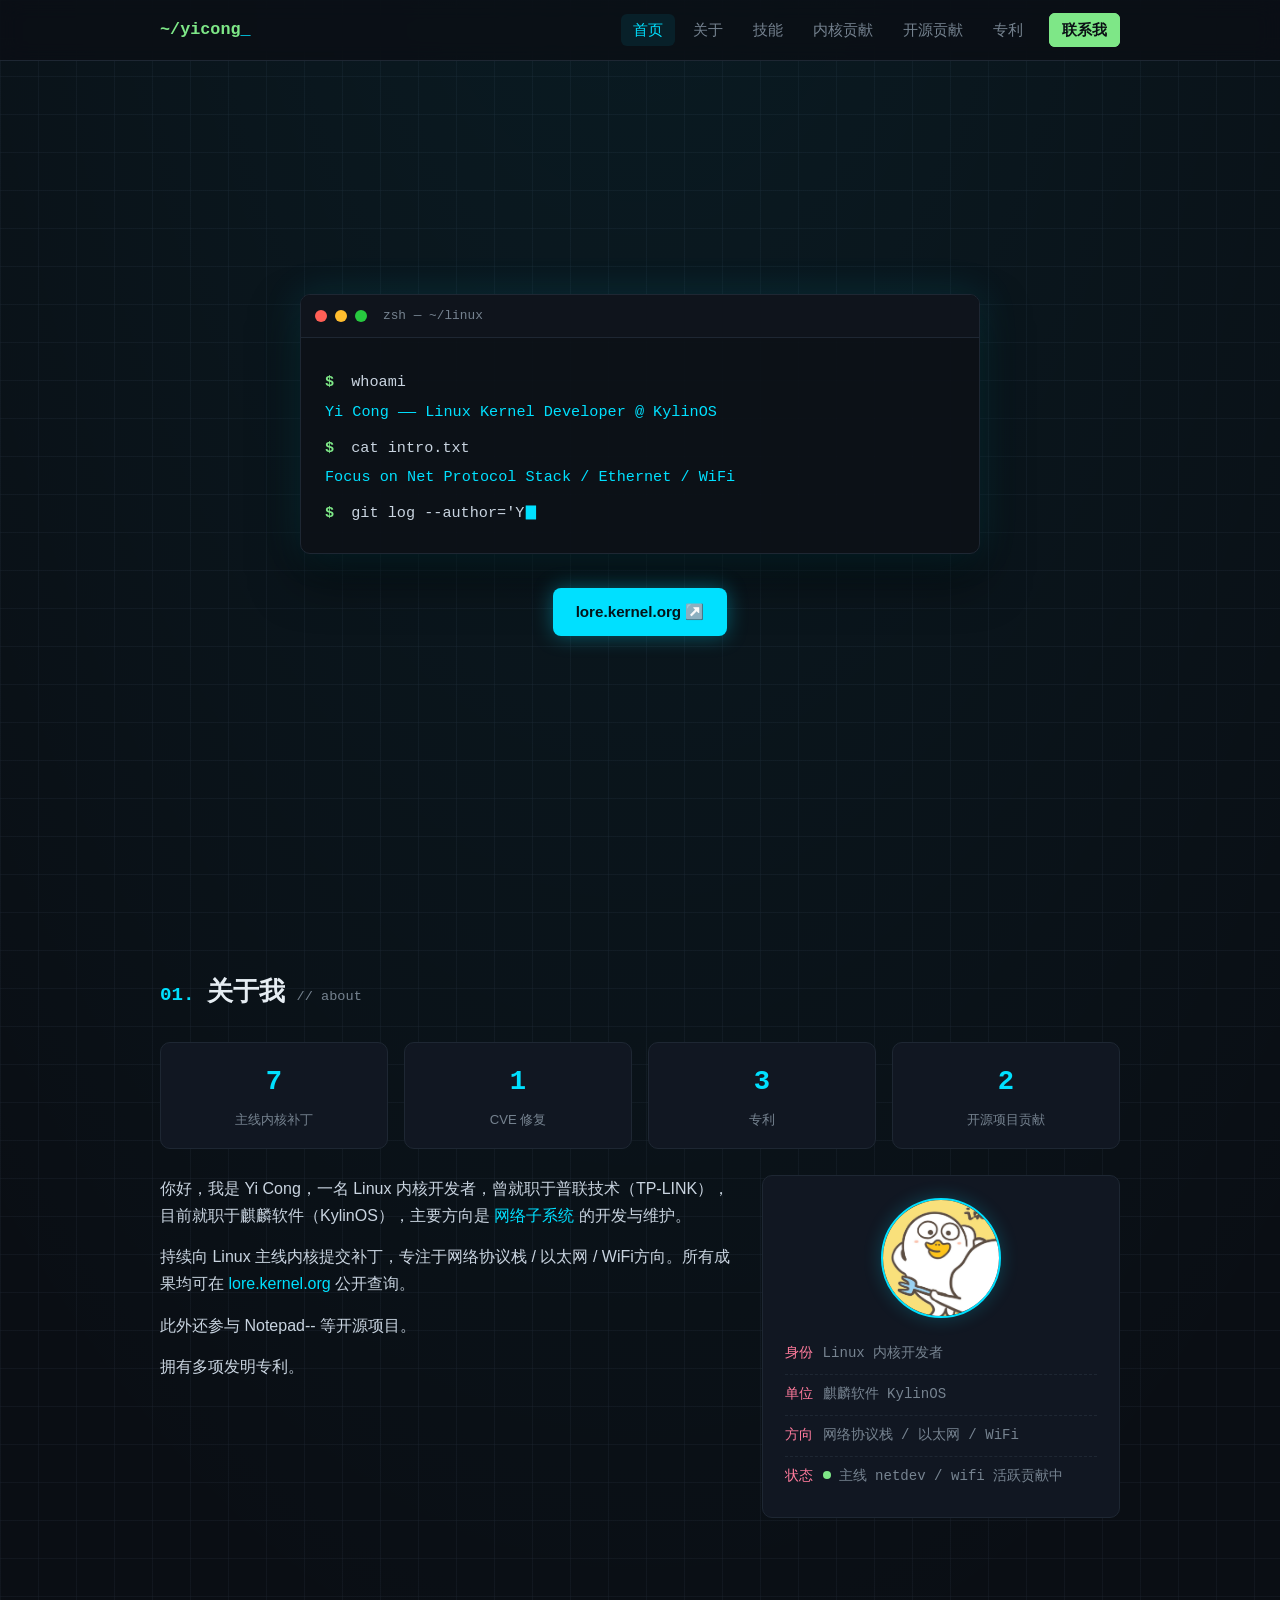
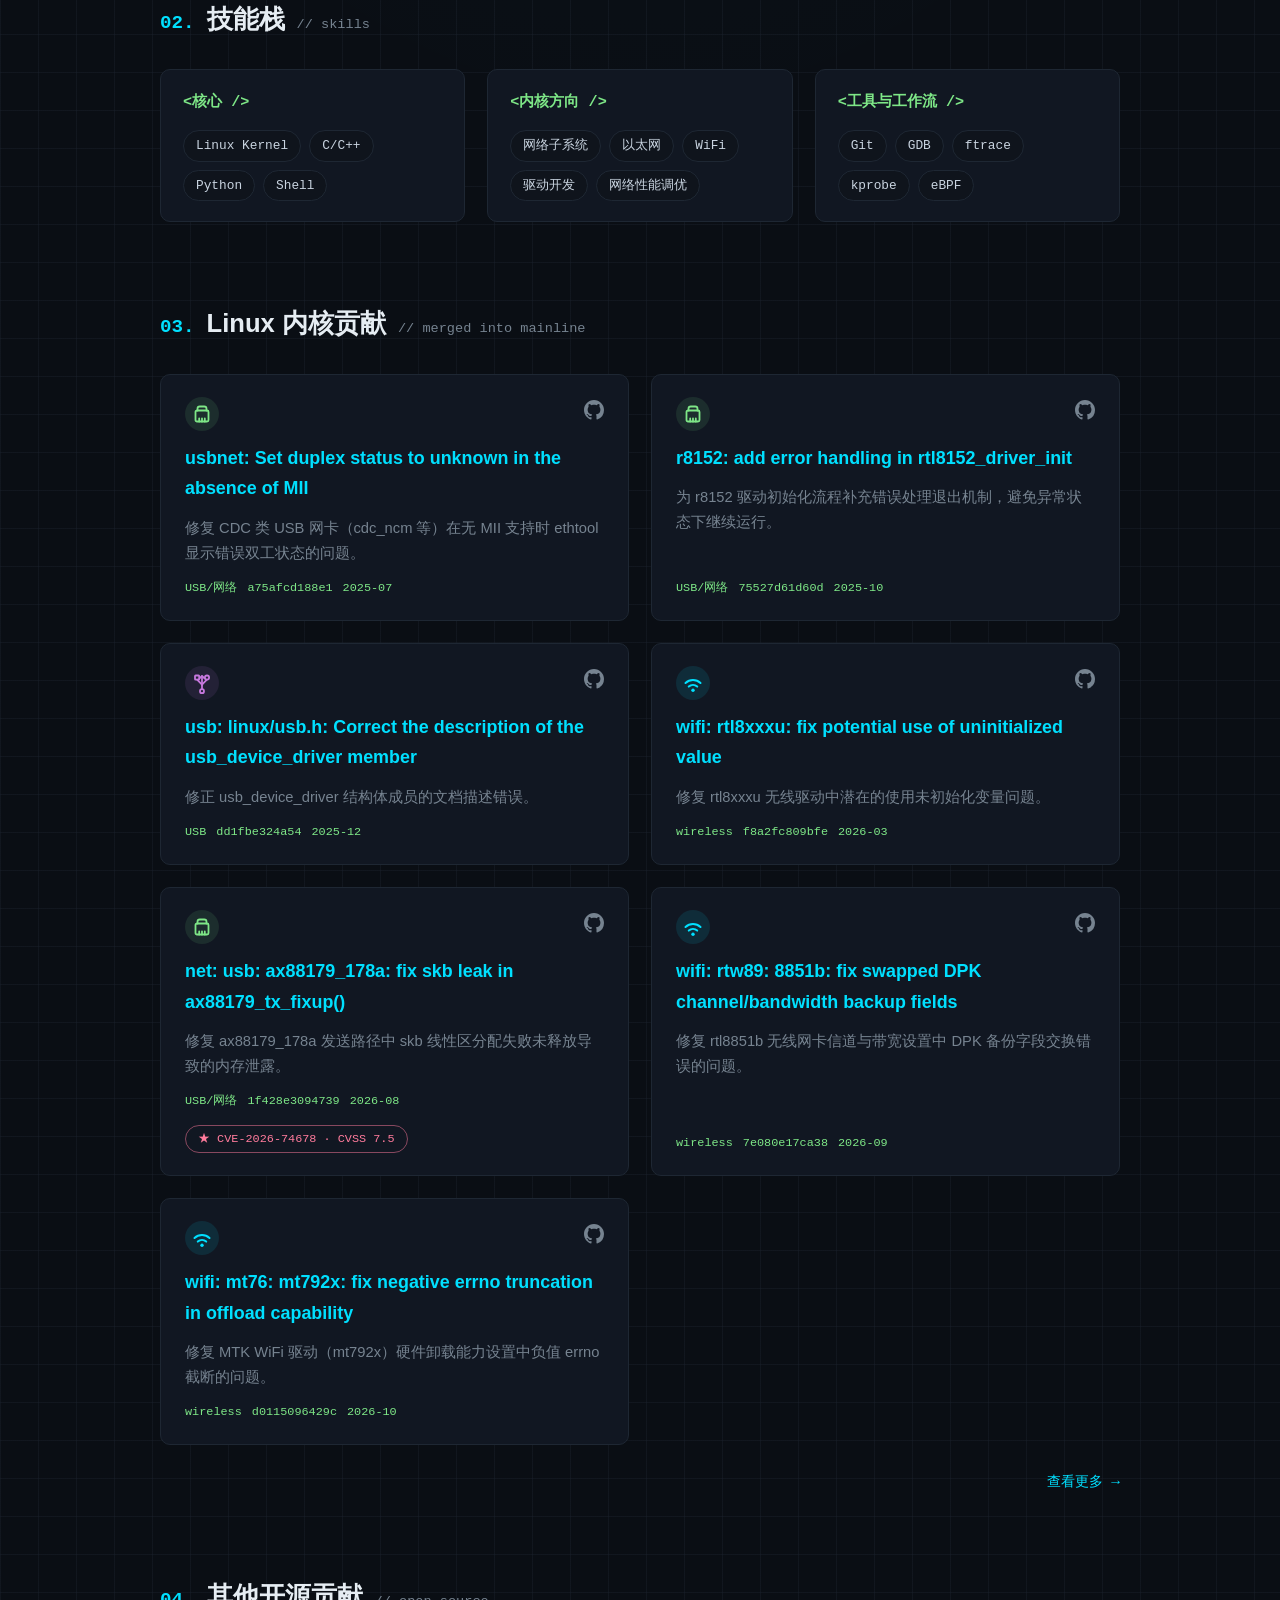
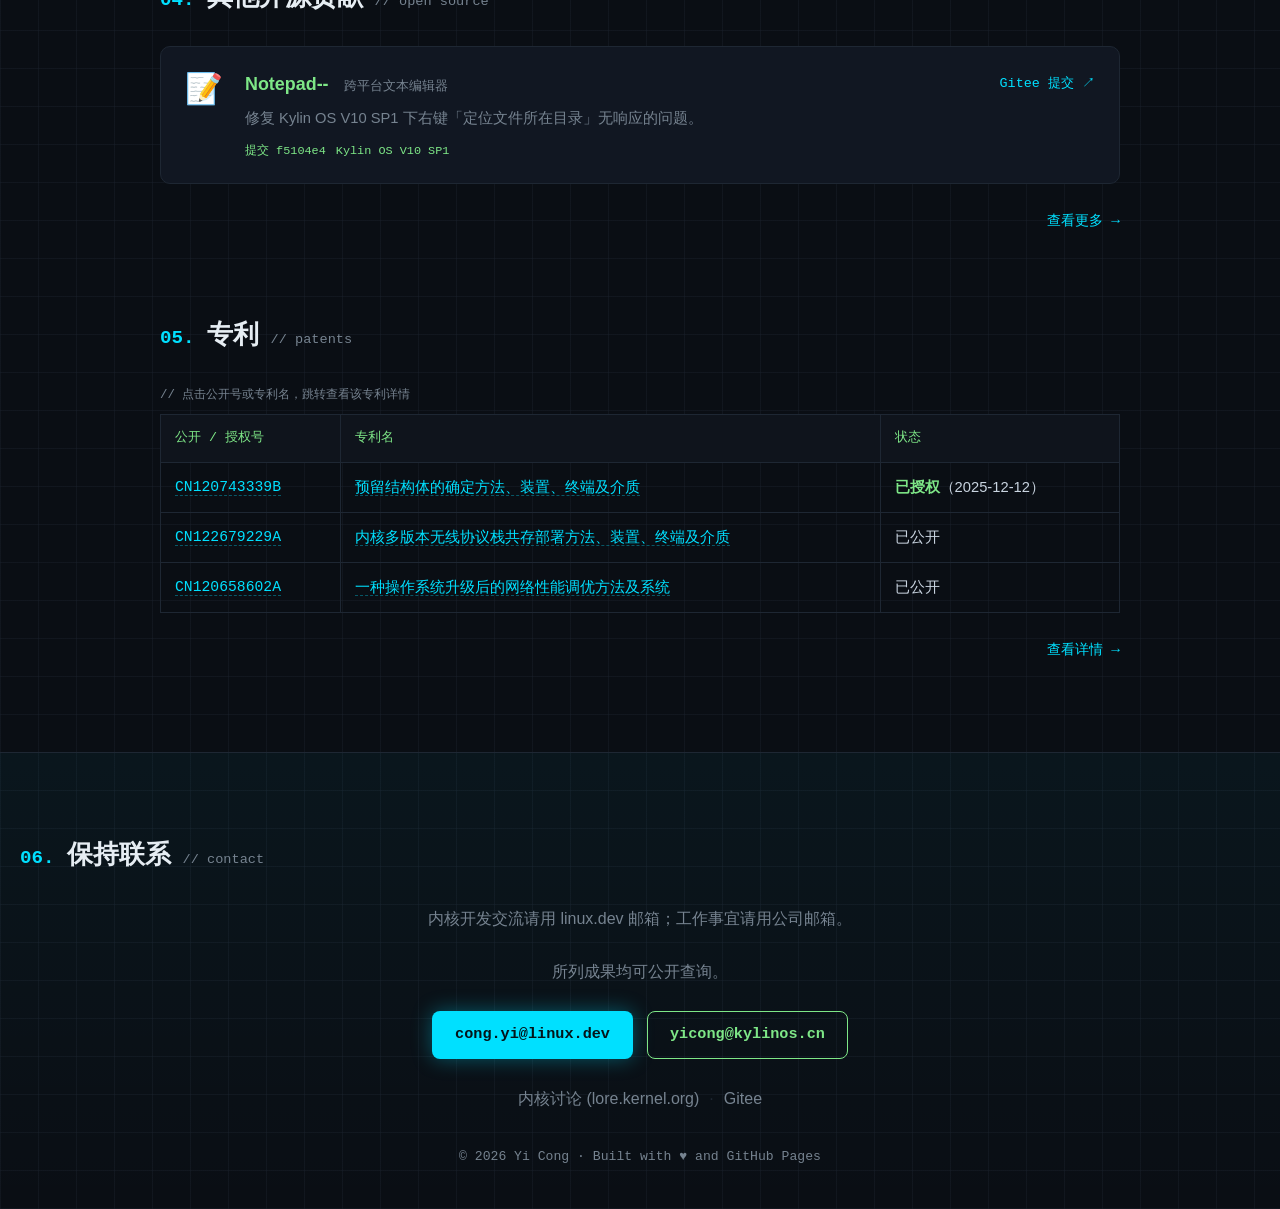
<file: index.html>
<!DOCTYPE html>
<html lang="zh-CN">
<head>
  <meta charset="UTF-8">
  <meta name="viewport" content="width=device-width, initial-scale=1.0">
  <meta name="description" content="Yi Cong 的个人主页 — Linux 内核贡献、开源项目与专利">
  <title>Yi Cong · Linux kernel developer</title>
  <link rel="stylesheet" href="css/style.css">
</head>
<body>

  <!-- 导航栏 -->
  <nav class="nav">
    <div class="nav-inner">
      <a class="logo" href="#home">~/yicong<span class="logo-cursor">_</span></a>
      <button class="nav-toggle" id="navToggle" aria-label="打开菜单">☰</button>
      <ul class="nav-links" id="navLinks">
        <li><a href="#home" class="active">首页</a></li>
        <li><a href="#about">关于</a></li>
        <li><a href="#skills">技能</a></li>
        <li><a href="kernel.html">内核贡献</a></li>
        <li><a href="opensource.html">开源贡献</a></li>
        <li><a href="patents.html">专利</a></li>
        <li><a href="#contact" class="nav-cta">联系我</a></li>
      </ul>
    </div>
  </nav>

  <!-- 首屏：终端窗口 -->
  <header class="hero" id="home">
    <div class="terminal">
      <div class="terminal-bar">
        <span class="dot dot-red"></span>
        <span class="dot dot-yellow"></span>
        <span class="dot dot-green"></span>
        <span class="terminal-title">zsh — ~/linux</span>
      </div>
      <div class="terminal-body">
        <p class="line"><span class="prompt">$</span> whoami</p>
        <p class="output">Yi Cong —— Linux Kernel Developer @ KylinOS</p>
        <p class="line"><span class="prompt">$</span> cat intro.txt</p>
        <p class="output">Focus on Net Protocol Stack / Ethernet / WiFi </p>
        <p class="line"><span class="prompt">$</span> <span id="typing"></span><span class="type-cursor">▊</span></p>
      </div>
    </div>
    <div class="hero-links">
      <a class="btn btn-primary" href="https://lore.kernel.org/all/?q=%28cong.yi%40linux.dev%20OR%20yicong%40kylinos.cn%29" target="_blank" rel="noopener">lore.kernel.org ↗</a>
    </div>
  </header>

  <main>
    <!-- 关于我 -->
    <section id="about" class="section reveal">
      <h2><span class="sec-index">01.</span>关于我 <code class="sec-comment">// about</code></h2>
      <div class="stats">
        <div class="stat"><b data-stat="patches">-</b><span>主线内核补丁</span></div>
        <div class="stat"><b data-stat="cveFixes">-</b><span>CVE 修复</span></div>
        <div class="stat"><b data-stat="patents">-</b><span>专利</span></div>
        <div class="stat"><b data-stat="ossProjects">-</b><span>开源项目贡献</span></div>
      </div>
      <div class="about-grid">
        <div class="about-text">
          <p>你好，我是 Yi Cong，一名 Linux 内核开发者，曾就职于普联技术（TP-LINK），目前就职于麒麟软件（KylinOS），主要方向是 <em>网络子系统</em> 的开发与维护。</p>
          <p>持续向 Linux 主线内核提交补丁，专注于网络协议栈 / 以太网 / WiFi方向。所有成果均可在 <a href="https://lore.kernel.org/all/?q=%28cong.yi%40linux.dev%20OR%20yicong%40kylinos.cn%29" target="_blank" rel="noopener">lore.kernel.org</a> 公开查询。</p>
          <p>此外还参与 Notepad-- 等开源项目。</p>
          <p>拥有多项发明专利。</p>
        </div>
        <div class="facts-card">
          <img class="avatar" src="picture.jpg" alt="Yi Cong 的头像" width="108" height="108">
          <p class="fact"><span class="fact-key">身份</span>Linux 内核开发者</p>
          <p class="fact"><span class="fact-key">单位</span>麒麟软件 KylinOS</p>
          <p class="fact"><span class="fact-key">方向</span>网络协议栈 / 以太网 / WiFi</p>
          <p class="fact"><span class="fact-key">状态</span><span class="status-dot" aria-hidden="true"></span>主线 netdev / wifi 活跃贡献中</p>
        </div>
      </div>
    </section>

    <!-- 技能 -->
    <section id="skills" class="section reveal">
      <h2><span class="sec-index">02.</span>技能栈 <code class="sec-comment">// skills</code></h2>
      <div class="skill-groups">
        <div class="skill-group">
          <h3>&lt;核心 /&gt;</h3>
          <div class="chips">
            <span class="chip">Linux Kernel</span><span class="chip">C/C++</span><span class="chip">Python</span><span class="chip">Shell</span>
          </div>
        </div>
        <div class="skill-group">
          <h3>&lt;内核方向 /&gt;</h3>
          <div class="chips">
            <span class="chip">网络子系统</span><span class="chip">以太网</span><span class="chip">WiFi</span><span class="chip">驱动开发</span><span class="chip">网络性能调优</span>
          </div>
        </div>
        <div class="skill-group">
          <h3>&lt;工具与工作流 /&gt;</h3>
          <div class="chips">
            <span class="chip">Git</span><span class="chip">GDB</span><span class="chip">ftrace</span><span class="chip">kprobe</span><span class="chip">eBPF</span>
          </div>
        </div>
      </div>
    </section>

    <!-- Linux 内核贡献 -->
    <section id="kernel" class="section reveal">
      <h2><span class="sec-index">03.</span>Linux 内核贡献 <code class="sec-comment">// merged into mainline</code></h2>
      <div class="project-grid">

        <article class="project-card">
          <div class="project-top">
            <svg class="tech-icon icon-eth" viewBox="0 0 24 24" fill="none" stroke="currentColor" stroke-width="1.8" stroke-linecap="round" stroke-linejoin="round" aria-hidden="true"><path d="M7.5 8.5V6.8A2.3 2.3 0 0 1 9.8 4.5h4.4a2.3 2.3 0 0 1 2.3 2.3v1.7"/><rect x="5.5" y="8.5" width="13" height="11" rx="1.5"/><path d="M9.2 19.5v-3M12 19.5v-3M14.8 19.5v-3"/></svg>
            <div class="project-links"><a href="https://git.kernel.org/pub/scm/linux/kernel/git/stable/linux.git/commit/?id=a75afcd188e1a7385c71f78d4e5e8d7b6bd9c2e4" target="_blank" rel="noopener" title="内核补丁"><svg viewBox="0 0 16 16" width="20" height="20" fill="currentColor"><path d="M8 0C3.58 0 0 3.58 0 8c0 3.54 2.29 6.53 5.47 7.59.4.07.55-.17.55-.38 0-.19-.01-.82-.01-1.49-2.01.37-2.53-.49-2.69-.94-.09-.23-.48-.94-.82-1.13-.28-.15-.68-.52-.01-.53.63-.01 1.08.58 1.23.82.72 1.21 1.87.87 2.33.66.07-.52.28-.87.51-1.07-1.78-.2-3.64-.89-3.64-3.95 0-.87.31-1.59.82-2.15-.08-.2-.36-1.02.08-2.12 0 0 .67-.21 2.2.82.64-.18 1.32-.27 2-.27s1.36.09 2 .27c1.53-1.04 2.2-.82 2.2-.82.44 1.1.16 1.92.08 2.12.51.56.82 1.27.82 2.15 0 3.07-1.87 3.75-3.65 3.95.29.25.54.73.54 1.48 0 1.07-.01 1.93-.01 2.2 0 .21.15.46.55.38A8.01 8.01 0 0 0 16 8c0-4.42-3.58-8-8-8z"/></svg></a></div>
          </div>
          <h3>usbnet: Set duplex status to unknown in the absence of MII</h3>
          <p>修复 CDC 类 USB 网卡（cdc_ncm 等）在无 MII 支持时 ethtool 显示错误双工状态的问题。</p>
          <div class="tags"><span>USB/网络</span><span>a75afcd188e1</span><span>2025-07</span></div>
        </article>

        <article class="project-card">
          <div class="project-top">
            <svg class="tech-icon icon-eth" viewBox="0 0 24 24" fill="none" stroke="currentColor" stroke-width="1.8" stroke-linecap="round" stroke-linejoin="round" aria-hidden="true"><path d="M7.5 8.5V6.8A2.3 2.3 0 0 1 9.8 4.5h4.4a2.3 2.3 0 0 1 2.3 2.3v1.7"/><rect x="5.5" y="8.5" width="13" height="11" rx="1.5"/><path d="M9.2 19.5v-3M12 19.5v-3M14.8 19.5v-3"/></svg>
            <div class="project-links"><a href="https://git.kernel.org/pub/scm/linux/kernel/git/stable/linux.git/commit/?id=75527d61d60d493d1eb064f335071a20ca581f54" target="_blank" rel="noopener" title="内核补丁"><svg viewBox="0 0 16 16" width="20" height="20" fill="currentColor"><path d="M8 0C3.58 0 0 3.58 0 8c0 3.54 2.29 6.53 5.47 7.59.4.07.55-.17.55-.38 0-.19-.01-.82-.01-1.49-2.01.37-2.53-.49-2.69-.94-.09-.23-.48-.94-.82-1.13-.28-.15-.68-.52-.01-.53.63-.01 1.08.58 1.23.82.72 1.21 1.87.87 2.33.66.07-.52.28-.87.51-1.07-1.78-.2-3.64-.89-3.64-3.95 0-.87.31-1.59.82-2.15-.08-.2-.36-1.02.08-2.12 0 0 .67-.21 2.2.82.64-.18 1.32-.27 2-.27s1.36.09 2 .27c1.53-1.04 2.2-.82 2.2-.82.44 1.1.16 1.92.08 2.12.51.56.82 1.27.82 2.15 0 3.07-1.87 3.75-3.65 3.95.29.25.54.73.54 1.48 0 1.07-.01 1.93-.01 2.2 0 .21.15.46.55.38A8.01 8.01 0 0 0 16 8c0-4.42-3.58-8-8-8z"/></svg></a></div>
          </div>
          <h3>r8152: add error handling in rtl8152_driver_init</h3>
          <p>为 r8152 驱动初始化流程补充错误处理退出机制，避免异常状态下继续运行。</p>
          <div class="tags"><span>USB/网络</span><span>75527d61d60d</span><span>2025-10</span></div>
        </article>

        <article class="project-card">
          <div class="project-top">
            <svg class="tech-icon icon-usb" viewBox="0 0 24 24" fill="none" stroke="currentColor" stroke-width="1.8" stroke-linecap="round" stroke-linejoin="round" aria-hidden="true"><circle cx="12" cy="20.2" r="2"/><path d="M12 18.2V13.6"/><path d="M12 13.6 7.1 8.7"/><path d="M12 13.6l4.9-4.9"/><rect x="5" y="4.5" width="4.2" height="4.2" rx="0.7"/><circle cx="17" cy="6.6" r="2.1"/><path d="M12 13.6V5.4"/><path d="M9.5 7.4 12 4.9l2.5 2.5"/></svg>
            <div class="project-links"><a href="https://git.kernel.org/pub/scm/linux/kernel/git/stable/linux.git/commit/?id=dd1fbe324a548e8057d5f3c72ce1a64a80f1753e" target="_blank" rel="noopener" title="内核补丁"><svg viewBox="0 0 16 16" width="20" height="20" fill="currentColor"><path d="M8 0C3.58 0 0 3.58 0 8c0 3.54 2.29 6.53 5.47 7.59.4.07.55-.17.55-.38 0-.19-.01-.82-.01-1.49-2.01.37-2.53-.49-2.69-.94-.09-.23-.48-.94-.82-1.13-.28-.15-.68-.52-.01-.53.63-.01 1.08.58 1.23.82.72 1.21 1.87.87 2.33.66.07-.52.28-.87.51-1.07-1.78-.2-3.64-.89-3.64-3.95 0-.87.31-1.59.82-2.15-.08-.2-.36-1.02.08-2.12 0 0 .67-.21 2.2.82.64-.18 1.32-.27 2-.27s1.36.09 2 .27c1.53-1.04 2.2-.82 2.2-.82.44 1.1.16 1.92.08 2.12.51.56.82 1.27.82 2.15 0 3.07-1.87 3.75-3.65 3.95.29.25.54.73.54 1.48 0 1.07-.01 1.93-.01 2.2 0 .21.15.46.55.38A8.01 8.01 0 0 0 16 8c0-4.42-3.58-8-8-8z"/></svg></a></div>
          </div>
          <h3>usb: linux/usb.h: Correct the description of the usb_device_driver member</h3>
          <p>修正 usb_device_driver 结构体成员的文档描述错误。</p>
          <div class="tags"><span>USB</span><span>dd1fbe324a54</span><span>2025-12</span></div>
        </article>

        <article class="project-card">
          <div class="project-top">
            <svg class="tech-icon icon-wifi" viewBox="0 0 24 24" fill="none" stroke="currentColor" stroke-width="2" stroke-linecap="round" aria-hidden="true"><path d="M4.5 12a11 11 0 0 1 15 0"/><path d="M7.8 15.6a6.2 6.2 0 0 1 8.4 0"/><circle cx="12" cy="19.3" r="1.7" fill="currentColor" stroke="none"/></svg>
            <div class="project-links"><a href="https://git.kernel.org/pub/scm/linux/kernel/git/stable/linux.git/commit/?id=f8a2fc809bfeb49130709b31a4d357a049f28547" target="_blank" rel="noopener" title="内核补丁"><svg viewBox="0 0 16 16" width="20" height="20" fill="currentColor"><path d="M8 0C3.58 0 0 3.58 0 8c0 3.54 2.29 6.53 5.47 7.59.4.07.55-.17.55-.38 0-.19-.01-.82-.01-1.49-2.01.37-2.53-.49-2.69-.94-.09-.23-.48-.94-.82-1.13-.28-.15-.68-.52-.01-.53.63-.01 1.08.58 1.23.82.72 1.21 1.87.87 2.33.66.07-.52.28-.87.51-1.07-1.78-.2-3.64-.89-3.64-3.95 0-.87.31-1.59.82-2.15-.08-.2-.36-1.02.08-2.12 0 0 .67-.21 2.2.82.64-.18 1.32-.27 2-.27s1.36.09 2 .27c1.53-1.04 2.2-.82 2.2-.82.44 1.1.16 1.92.08 2.12.51.56.82 1.27.82 2.15 0 3.07-1.87 3.75-3.65 3.95.29.25.54.73.54 1.48 0 1.07-.01 1.93-.01 2.2 0 .21.15.46.55.38A8.01 8.01 0 0 0 16 8c0-4.42-3.58-8-8-8z"/></svg></a></div>
          </div>
          <h3>wifi: rtl8xxxu: fix potential use of uninitialized value</h3>
          <p>修复 rtl8xxxu 无线驱动中潜在的使用未初始化变量问题。</p>
          <div class="tags"><span>wireless</span><span>f8a2fc809bfe</span><span>2026-03</span></div>
        </article>

        <article class="project-card">
          <div class="project-top">
            <svg class="tech-icon icon-eth" viewBox="0 0 24 24" fill="none" stroke="currentColor" stroke-width="1.8" stroke-linecap="round" stroke-linejoin="round" aria-hidden="true"><path d="M7.5 8.5V6.8A2.3 2.3 0 0 1 9.8 4.5h4.4a2.3 2.3 0 0 1 2.3 2.3v1.7"/><rect x="5.5" y="8.5" width="13" height="11" rx="1.5"/><path d="M9.2 19.5v-3M12 19.5v-3M14.8 19.5v-3"/></svg>
            <div class="project-links"><a href="https://git.kernel.org/pub/scm/linux/kernel/git/stable/linux.git/commit/?id=1f428e30947395d9b9aacee03e25a4e6cfcad7a4" target="_blank" rel="noopener" title="内核补丁"><svg viewBox="0 0 16 16" width="20" height="20" fill="currentColor"><path d="M8 0C3.58 0 0 3.58 0 8c0 3.54 2.29 6.53 5.47 7.59.4.07.55-.17.55-.38 0-.19-.01-.82-.01-1.49-2.01.37-2.53-.49-2.69-.94-.09-.23-.48-.94-.82-1.13-.28-.15-.68-.52-.01-.53.63-.01 1.08.58 1.23.82.72 1.21 1.87.87 2.33.66.07-.52.28-.87.51-1.07-1.78-.2-3.64-.89-3.64-3.95 0-.87.31-1.59.82-2.15-.08-.2-.36-1.02.08-2.12 0 0 .67-.21 2.2.82.64-.18 1.32-.27 2-.27s1.36.09 2 .27c1.53-1.04 2.2-.82 2.2-.82.44 1.1.16 1.92.08 2.12.51.56.82 1.27.82 2.15 0 3.07-1.87 3.75-3.65 3.95.29.25.54.73.54 1.48 0 1.07-.01 1.93-.01 2.2 0 .21.15.46.55.38A8.01 8.01 0 0 0 16 8c0-4.42-3.58-8-8-8z"/></svg></a></div>
          </div>
          <h3>net: usb: ax88179_178a: fix skb leak in ax88179_tx_fixup()</h3>
          <p>修复 ax88179_178a 发送路径中 skb 线性区分配失败未释放导致的内存泄露。</p>
          <div class="tags"><span>USB/网络</span><span>1f428e3094739</span><span>2026-08</span></div>
          <div><a class="cve-badge" href="https://lore.kernel.org/linux-cve-announce/2026082231-CVE-2026-74678-e009@gregkh/" target="_blank" rel="noopener">★ CVE-2026-74678 · CVSS 7.5</a></div>
        </article>

        <article class="project-card">
          <div class="project-top">
            <svg class="tech-icon icon-wifi" viewBox="0 0 24 24" fill="none" stroke="currentColor" stroke-width="2" stroke-linecap="round" aria-hidden="true"><path d="M4.5 12a11 11 0 0 1 15 0"/><path d="M7.8 15.6a6.2 6.2 0 0 1 8.4 0"/><circle cx="12" cy="19.3" r="1.7" fill="currentColor" stroke="none"/></svg>
            <div class="project-links"><a href="https://git.kernel.org/pub/scm/linux/kernel/git/stable/linux.git/commit/?id=7e080e17ca38b72f6cf01e3bc750c243573e69a7" target="_blank" rel="noopener" title="内核补丁"><svg viewBox="0 0 16 16" width="20" height="20" fill="currentColor"><path d="M8 0C3.58 0 0 3.58 0 8c0 3.54 2.29 6.53 5.47 7.59.4.07.55-.17.55-.38 0-.19-.01-.82-.01-1.49-2.01.37-2.53-.49-2.69-.94-.09-.23-.48-.94-.82-1.13-.28-.15-.68-.52-.01-.53.63-.01 1.08.58 1.23.82.72 1.21 1.87.87 2.33.66.07-.52.28-.87.51-1.07-1.78-.2-3.64-.89-3.64-3.95 0-.87.31-1.59.82-2.15-.08-.2-.36-1.02.08-2.12 0 0 .67-.21 2.2.82.64-.18 1.32-.27 2-.27s1.36.09 2 .27c1.53-1.04 2.2-.82 2.2-.82.44 1.1.16 1.92.08 2.12.51.56.82 1.27.82 2.15 0 3.07-1.87 3.75-3.65 3.95.29.25.54.73.54 1.48 0 1.07-.01 1.93-.01 2.2 0 .21.15.46.55.38A8.01 8.01 0 0 0 16 8c0-4.42-3.58-8-8-8z"/></svg></a></div>
          </div>
          <h3>wifi: rtw89: 8851b: fix swapped DPK channel/bandwidth backup fields</h3>
          <p>修复 rtl8851b 无线网卡信道与带宽设置中 DPK 备份字段交换错误的问题。</p>
          <div class="tags"><span>wireless</span><span>7e080e17ca38</span><span>2026-09</span></div>
        </article>

        <article class="project-card">
          <div class="project-top">
            <svg class="tech-icon icon-wifi" viewBox="0 0 24 24" fill="none" stroke="currentColor" stroke-width="2" stroke-linecap="round" aria-hidden="true"><path d="M4.5 12a11 11 0 0 1 15 0"/><path d="M7.8 15.6a6.2 6.2 0 0 1 8.4 0"/><circle cx="12" cy="19.3" r="1.7" fill="currentColor" stroke="none"/></svg>
            <div class="project-links"><a href="https://git.kernel.org/pub/scm/linux/kernel/git/stable/linux.git/commit/?id=d0115096429ca090a592770c7645f9553a839954" target="_blank" rel="noopener" title="内核补丁"><svg viewBox="0 0 16 16" width="20" height="20" fill="currentColor"><path d="M8 0C3.58 0 0 3.58 0 8c0 3.54 2.29 6.53 5.47 7.59.4.07.55-.17.55-.38 0-.19-.01-.82-.01-1.49-2.01.37-2.53-.49-2.69-.94-.09-.23-.48-.94-.82-1.13-.28-.15-.68-.52-.01-.53.63-.01 1.08.58 1.23.82.72 1.21 1.87.87 2.33.66.07-.52.28-.87.51-1.07-1.78-.2-3.64-.89-3.64-3.95 0-.87.31-1.59.82-2.15-.08-.2-.36-1.02.08-2.12 0 0 .67-.21 2.2.82.64-.18 1.32-.27 2-.27s1.36.09 2 .27c1.53-1.04 2.2-.82 2.2-.82.44 1.1.16 1.92.08 2.12.51.56.82 1.27.82 2.15 0 3.07-1.87 3.75-3.65 3.95.29.25.54.73.54 1.48 0 1.07-.01 1.93-.01 2.2 0 .21.15.46.55.38A8.01 8.01 0 0 0 16 8c0-4.42-3.58-8-8-8z"/></svg></a></div>
          </div>
          <h3>wifi: mt76: mt792x: fix negative errno truncation in offload capability</h3>
          <p>修复 MTK WiFi 驱动（mt792x）硬件卸载能力设置中负值 errno 截断的问题。</p>
          <div class="tags"><span>wireless</span><span>d0115096429c</span><span>2026-10</span></div>
        </article>

      </div>
      <p class="more-link"><a href="kernel.html">查看更多 →</a></p>
    </section>

    <!-- 其他开源贡献 -->
    <section id="oss" class="section reveal">
      <h2><span class="sec-index">04.</span>其他开源贡献 <code class="sec-comment">// open source</code></h2>
      <div class="oss-grid">

        <article class="oss-card">
          <span class="oss-icon">📝</span>
          <div class="oss-body">
            <h3>Notepad-- <span class="oss-sub">跨平台文本编辑器</span></h3>
            <p>修复 Kylin OS V10 SP1 下右键「定位文件所在目录」无响应的问题。</p>
            <div class="tags"><span>提交 f5104e4</span><span>Kylin OS V10 SP1</span></div>
          </div>
          <a class="oss-link" href="https://gitee.com/cxasm/notepad--/commit/99b3831f2408c8510f2728cb14e7015884a0a6ca" target="_blank" rel="noopener">Gitee 提交 ↗</a>
        </article>

      </div>
      <p class="more-link"><a href="opensource.html">查看更多 →</a></p>
    </section>

    <!-- 专利 -->
    <section id="patents" class="section reveal">
      <h2><span class="sec-index">05.</span>专利 <code class="sec-comment">// patents</code></h2>
      <p class="patent-hint">// 点击公开号或专利名，跳转查看该专利详情</p>
      <table class="patent-table">
        <thead>
          <tr><th>公开 / 授权号</th><th>专利名</th><th>状态</th></tr>
        </thead>
        <tbody>
          <tr>
            <td><a href="patents.html#cn120743339b">CN120743339B</a></td>
            <td><a href="patents.html#cn120743339b">预留结构体的确定方法、装置、终端及介质</a></td>
            <td><span class="status-ok">已授权</span>（2025-12-12）</td>
          </tr>
          <tr>
            <td><a href="patents.html#cn122679229a">CN122679229A</a></td>
            <td><a href="patents.html#cn122679229a">内核多版本无线协议栈共存部署方法、装置、终端及介质</a></td>
            <td>已公开</td>
          </tr>
          <tr>
            <td><a href="patents.html#cn120658602a">CN120658602A</a></td>
            <td><a href="patents.html#cn120658602a">一种操作系统升级后的网络性能调优方法及系统</a></td>
            <td>已公开</td>
          </tr>
        </tbody>
      </table>
      <p class="more-link"><a href="patents.html">查看详情 →</a></p>
    </section>
  </main>

  <!-- 联系 & 页脚 -->
  <footer id="contact" class="footer reveal">
    <h2><span class="sec-index">06.</span>保持联系 <code class="sec-comment">// contact</code></h2>
    <p class="footer-lead">内核开发交流请用 linux.dev 邮箱；工作事宜请用公司邮箱。</p>
    <p class="footer-lead">所列成果均可公开查询。</p>
    <div class="footer-mails">
      <a class="btn btn-primary footer-mail" href="mailto:cong.yi@linux.dev">cong.yi@linux.dev</a>
      <a class="btn btn-outline footer-mail" href="mailto:yicong@kylinos.cn">yicong@kylinos.cn</a>
    </div>
    <div class="footer-links">
      <a href="https://lore.kernel.org/all/?q=%28cong.yi%40linux.dev%20OR%20yicong%40kylinos.cn%29" target="_blank" rel="noopener">内核讨论 (lore.kernel.org)</a>
      <span class="sep">·</span>
      <a href="https://gitee.com/" target="_blank" rel="noopener">Gitee</a>
    </div>
    <p class="copyright">© <span id="year">2026</span> Yi Cong · Built with ♥ and GitHub Pages</p>
  </footer>

  <script src="js/main.js"></script>
</body>
</html>
</file>
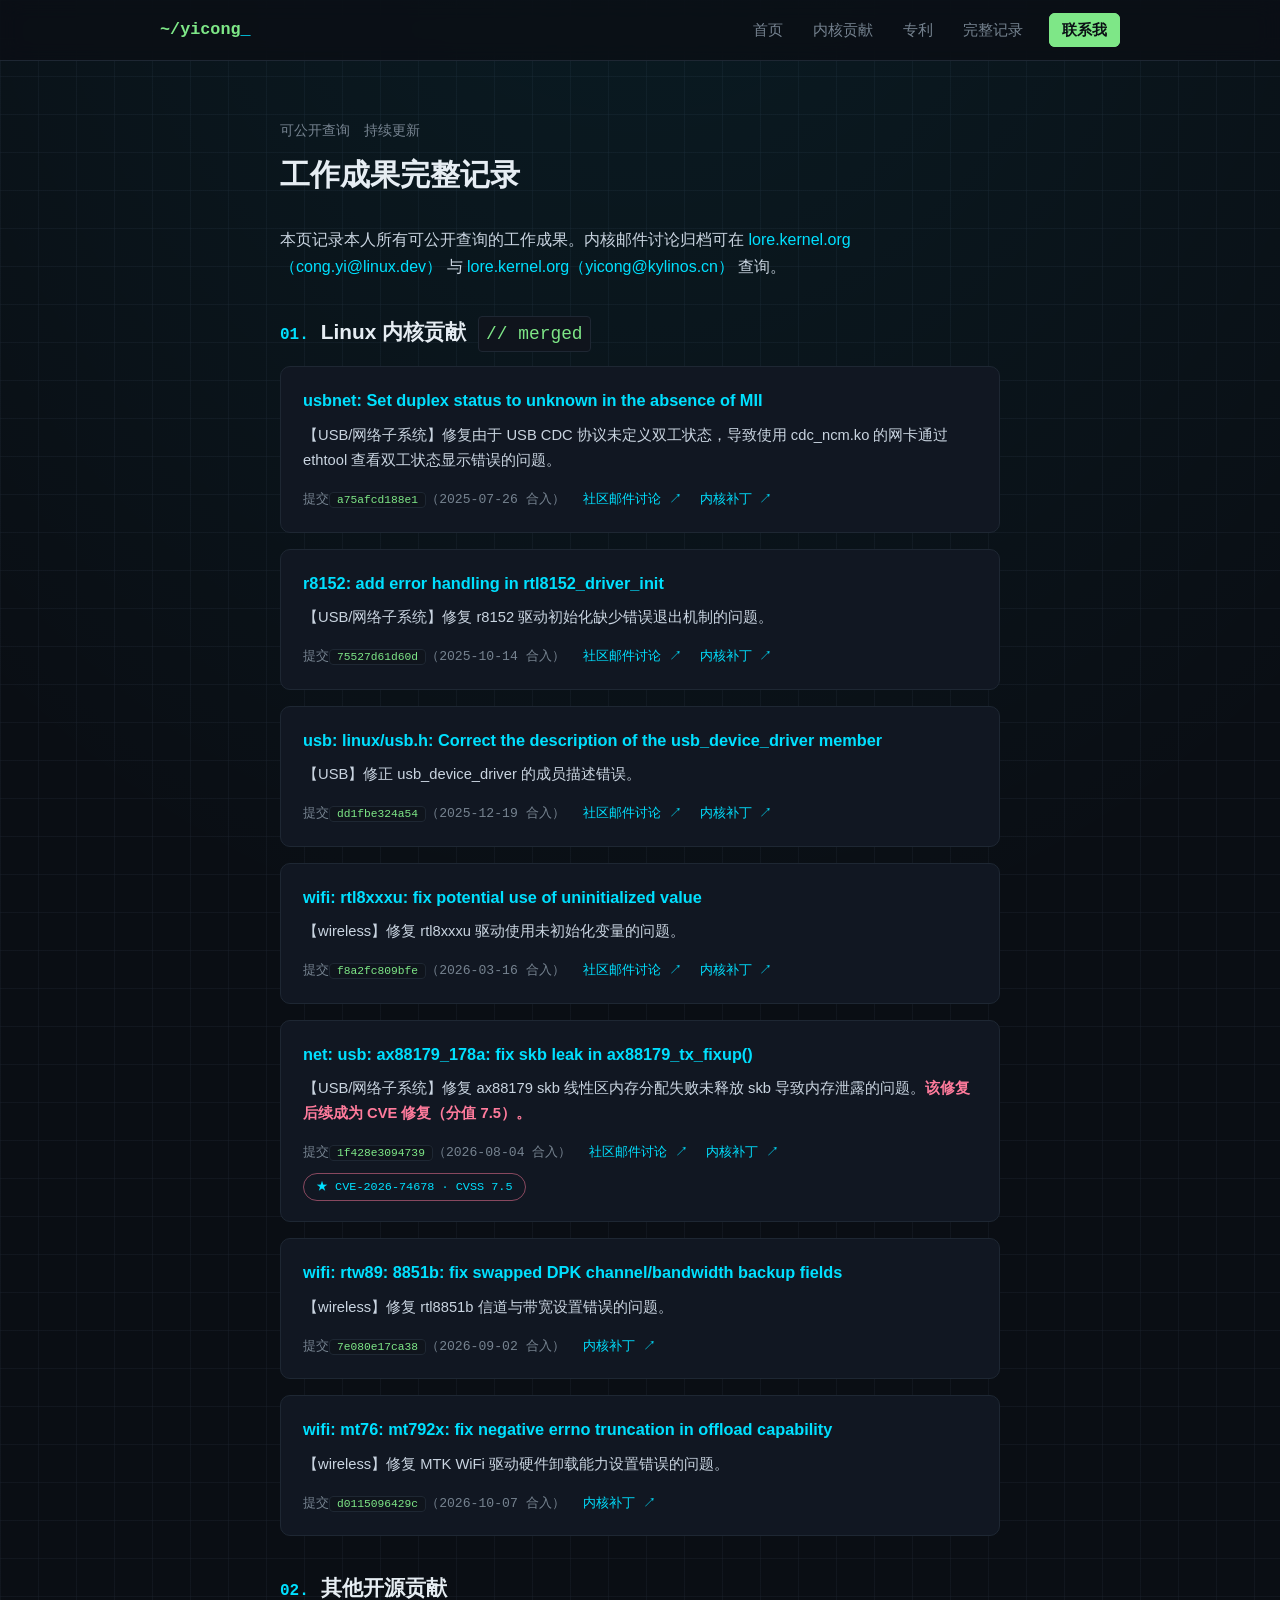
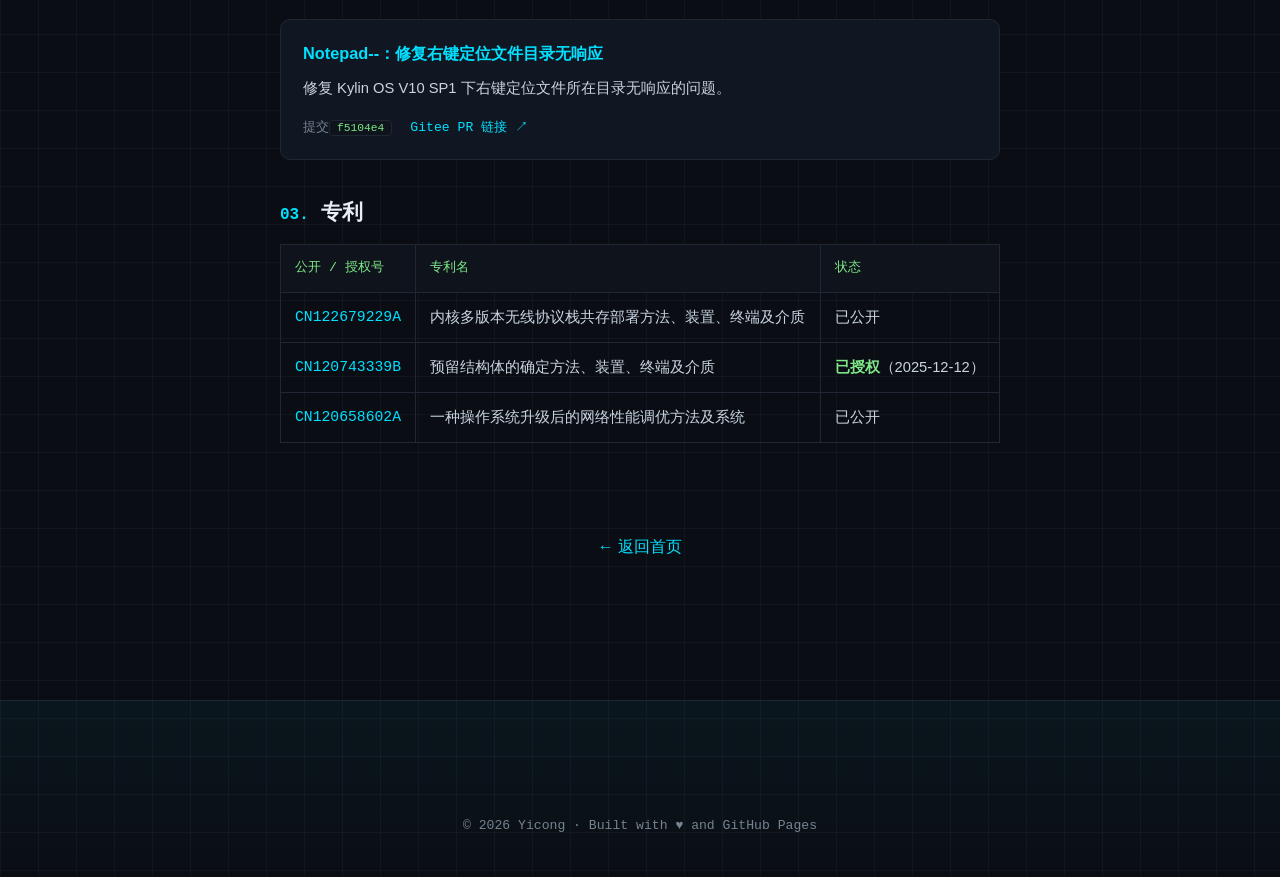
<file: contributions.html>
<!DOCTYPE html>
<html lang="zh-CN">
<head>
  <meta charset="UTF-8">
  <meta name="viewport" content="width=device-width, initial-scale=1.0">
  <title>完整记录 · Yicong</title>
  <link rel="stylesheet" href="css/style.css">
</head>
<body>

  <nav class="nav">
    <div class="nav-inner">
      <a class="logo" href="index.html">~/yicong<span class="logo-cursor">_</span></a>
      <button class="nav-toggle" id="navToggle" aria-label="打开菜单">☰</button>
      <ul class="nav-links" id="navLinks">
        <li><a href="index.html">首页</a></li>
        <li><a href="index.html#kernel">内核贡献</a></li>
        <li><a href="index.html#patents">专利</a></li>
        <li><a href="contributions.html">完整记录</a></li>
        <li><a href="index.html#contact" class="nav-cta">联系我</a></li>
      </ul>
    </div>
  </nav>

  <header class="page-header">
    <p class="meta"><span>可公开查询</span><span>持续更新</span></p>
    <h1>工作成果完整记录</h1>
  </header>

  <article class="article">
    <p>本页记录本人所有可公开查询的工作成果。内核邮件讨论归档可在 <a href="https://lore.kernel.org/all/?q=cong.yi%40linux.dev" target="_blank" rel="noopener">lore.kernel.org（cong.yi@linux.dev）</a> 与 <a href="https://lore.kernel.org/all/?q=yicong%40kylinos.cn" target="_blank" rel="noopener">lore.kernel.org（yicong@kylinos.cn）</a> 查询。</p>

    <h2><span class="sec-index">01.</span>Linux 内核贡献 <code class="sec-comment">// merged</code></h2>

    <div class="record-item">
      <h3>usbnet: Set duplex status to unknown in the absence of MII</h3>
      <p class="record-desc">【USB/网络子系统】修复由于 USB CDC 协议未定义双工状态，导致使用 cdc_ncm.ko 的网卡通过 ethtool 查看双工状态显示错误的问题。</p>
      <ul class="record-links">
        <li><span>提交</span><code>a75afcd188e1</code>（2025-07-26 合入）</li>
        <li><a href="https://lore.kernel.org/all/20250724013133.1645142-1-yicongsrfy@163.com/" target="_blank" rel="noopener">社区邮件讨论 ↗</a></li>
        <li><a href="https://git.kernel.org/pub/scm/linux/kernel/git/stable/linux.git/commit/?id=a75afcd188e1a7385c71f78d4e5e8d7b6bd9c2e4" target="_blank" rel="noopener">内核补丁 ↗</a></li>
      </ul>
    </div>

    <div class="record-item">
      <h3>r8152: add error handling in rtl8152_driver_init</h3>
      <p class="record-desc">【USB/网络子系统】修复 r8152 驱动初始化缺少错误退出机制的问题。</p>
      <ul class="record-links">
        <li><span>提交</span><code>75527d61d60d</code>（2025-10-14 合入）</li>
        <li><a href="https://patch.msgid.link/20251011082415.580740-1-yicongsrfy@163.com" target="_blank" rel="noopener">社区邮件讨论 ↗</a></li>
        <li><a href="https://git.kernel.org/pub/scm/linux/kernel/git/stable/linux.git/commit/?id=75527d61d60d493d1eb064f335071a20ca581f54" target="_blank" rel="noopener">内核补丁 ↗</a></li>
      </ul>
    </div>

    <div class="record-item">
      <h3>usb: linux/usb.h: Correct the description of the usb_device_driver member</h3>
      <p class="record-desc">【USB】修正 usb_device_driver 的成员描述错误。</p>
      <ul class="record-links">
        <li><span>提交</span><code>dd1fbe324a54</code>（2025-12-19 合入）</li>
        <li><a href="https://lore.kernel.org/all/20251202065917.309025-1-cong.yi@linux.dev/" target="_blank" rel="noopener">社区邮件讨论 ↗</a></li>
        <li><a href="https://git.kernel.org/pub/scm/linux/kernel/git/stable/linux.git/commit/?id=dd1fbe324a548e8057d5f3c72ce1a64a80f1753e" target="_blank" rel="noopener">内核补丁 ↗</a></li>
      </ul>
    </div>

    <div class="record-item">
      <h3>wifi: rtl8xxxu: fix potential use of uninitialized value</h3>
      <p class="record-desc">【wireless】修复 rtl8xxxu 驱动使用未初始化变量的问题。</p>
      <ul class="record-links">
        <li><span>提交</span><code>f8a2fc809bfe</code>（2026-03-16 合入）</li>
        <li><a href="https://lore.kernel.org/all/7d04bb47-4715-4f1e-92a5-4d57356fb6e2@RTKEXHMBS06.realtek.com.tw/" target="_blank" rel="noopener">社区邮件讨论 ↗</a></li>
        <li><a href="https://git.kernel.org/pub/scm/linux/kernel/git/stable/linux.git/commit/?id=f8a2fc809bfeb49130709b31a4d357a049f28547" target="_blank" rel="noopener">内核补丁 ↗</a></li>
      </ul>
    </div>

    <div class="record-item">
      <h3>net: usb: ax88179_178a: fix skb leak in ax88179_tx_fixup()</h3>
      <p class="record-desc">【USB/网络子系统】修复 ax88179 skb 线性区内存分配失败未释放 skb 导致内存泄露的问题。<b>该修复后续成为 CVE 修复（分值 7.5）。</b></p>
      <ul class="record-links">
        <li><span>提交</span><code>1f428e3094739</code>（2026-08-04 合入）</li>
        <li><a href="https://patch.msgid.link/20260729030436.3420477-1-cong.yi@linux.dev" target="_blank" rel="noopener">社区邮件讨论 ↗</a></li>
        <li><a href="https://git.kernel.org/pub/scm/linux/kernel/git/stable/linux.git/commit/?id=1f428e30947395d9b9aacee03e25a4e6cfcad7a4" target="_blank" rel="noopener">内核补丁 ↗</a></li>
        <li><a class="cve-badge" href="https://lore.kernel.org/linux-cve-announce/2026082231-CVE-2026-74678-e009@gregkh/" target="_blank" rel="noopener">★ CVE-2026-74678 · CVSS 7.5</a></li>
      </ul>
    </div>

    <div class="record-item">
      <h3>wifi: rtw89: 8851b: fix swapped DPK channel/bandwidth backup fields</h3>
      <p class="record-desc">【wireless】修复 rtl8851b 信道与带宽设置错误的问题。</p>
      <ul class="record-links">
        <li><span>提交</span><code>7e080e17ca38</code>（2026-09-02 合入）</li>
        <li><a href="https://git.kernel.org/pub/scm/linux/kernel/git/stable/linux.git/commit/?id=7e080e17ca38b72f6cf01e3bc750c243573e69a7" target="_blank" rel="noopener">内核补丁 ↗</a></li>
      </ul>
    </div>

    <div class="record-item">
      <h3>wifi: mt76: mt792x: fix negative errno truncation in offload capability</h3>
      <p class="record-desc">【wireless】修复 MTK WiFi 驱动硬件卸载能力设置错误的问题。</p>
      <ul class="record-links">
        <li><span>提交</span><code>d0115096429c</code>（2026-10-07 合入）</li>
        <li><a href="https://git.kernel.org/pub/scm/linux/kernel/git/stable/linux.git/commit/?id=d0115096429ca090a592770c7645f9553a839954" target="_blank" rel="noopener">内核补丁 ↗</a></li>
      </ul>
    </div>

    <h2><span class="sec-index">02.</span>其他开源贡献</h2>
    <div class="record-item">
      <h3>Notepad--：修复右键定位文件目录无响应</h3>
      <p class="record-desc">修复 Kylin OS V10 SP1 下右键定位文件所在目录无响应的问题。</p>
      <ul class="record-links">
        <li><span>提交</span><code>f5104e4</code></li>
        <li><a href="https://gitee.com/cxasm/notepad--/commit/99b3831f2408c8510f2728cb14e7015884a0a6ca" target="_blank" rel="noopener">Gitee PR 链接 ↗</a></li>
      </ul>
    </div>

    <h2><span class="sec-index">03.</span>专利</h2>
    <table class="patent-table">
      <thead>
        <tr><th>公开 / 授权号</th><th>专利名</th><th>状态</th></tr>
      </thead>
      <tbody>
        <tr><td>CN122679229A</td><td>内核多版本无线协议栈共存部署方法、装置、终端及介质</td><td>已公开</td></tr>
        <tr><td>CN120743339B</td><td>预留结构体的确定方法、装置、终端及介质</td><td><span class="status-ok">已授权</span>（2025-12-12）</td></tr>
        <tr><td>CN120658602A</td><td>一种操作系统升级后的网络性能调优方法及系统</td><td>已公开</td></tr>
      </tbody>
    </table>
  </article>

  <p class="back-list"><a href="index.html">← 返回首页</a></p>

  <footer class="footer">
    <p class="copyright">© <span id="year">2026</span> Yicong · Built with ♥ and GitHub Pages</p>
  </footer>

  <script src="js/main.js"></script>
</body>
</html>
</file>
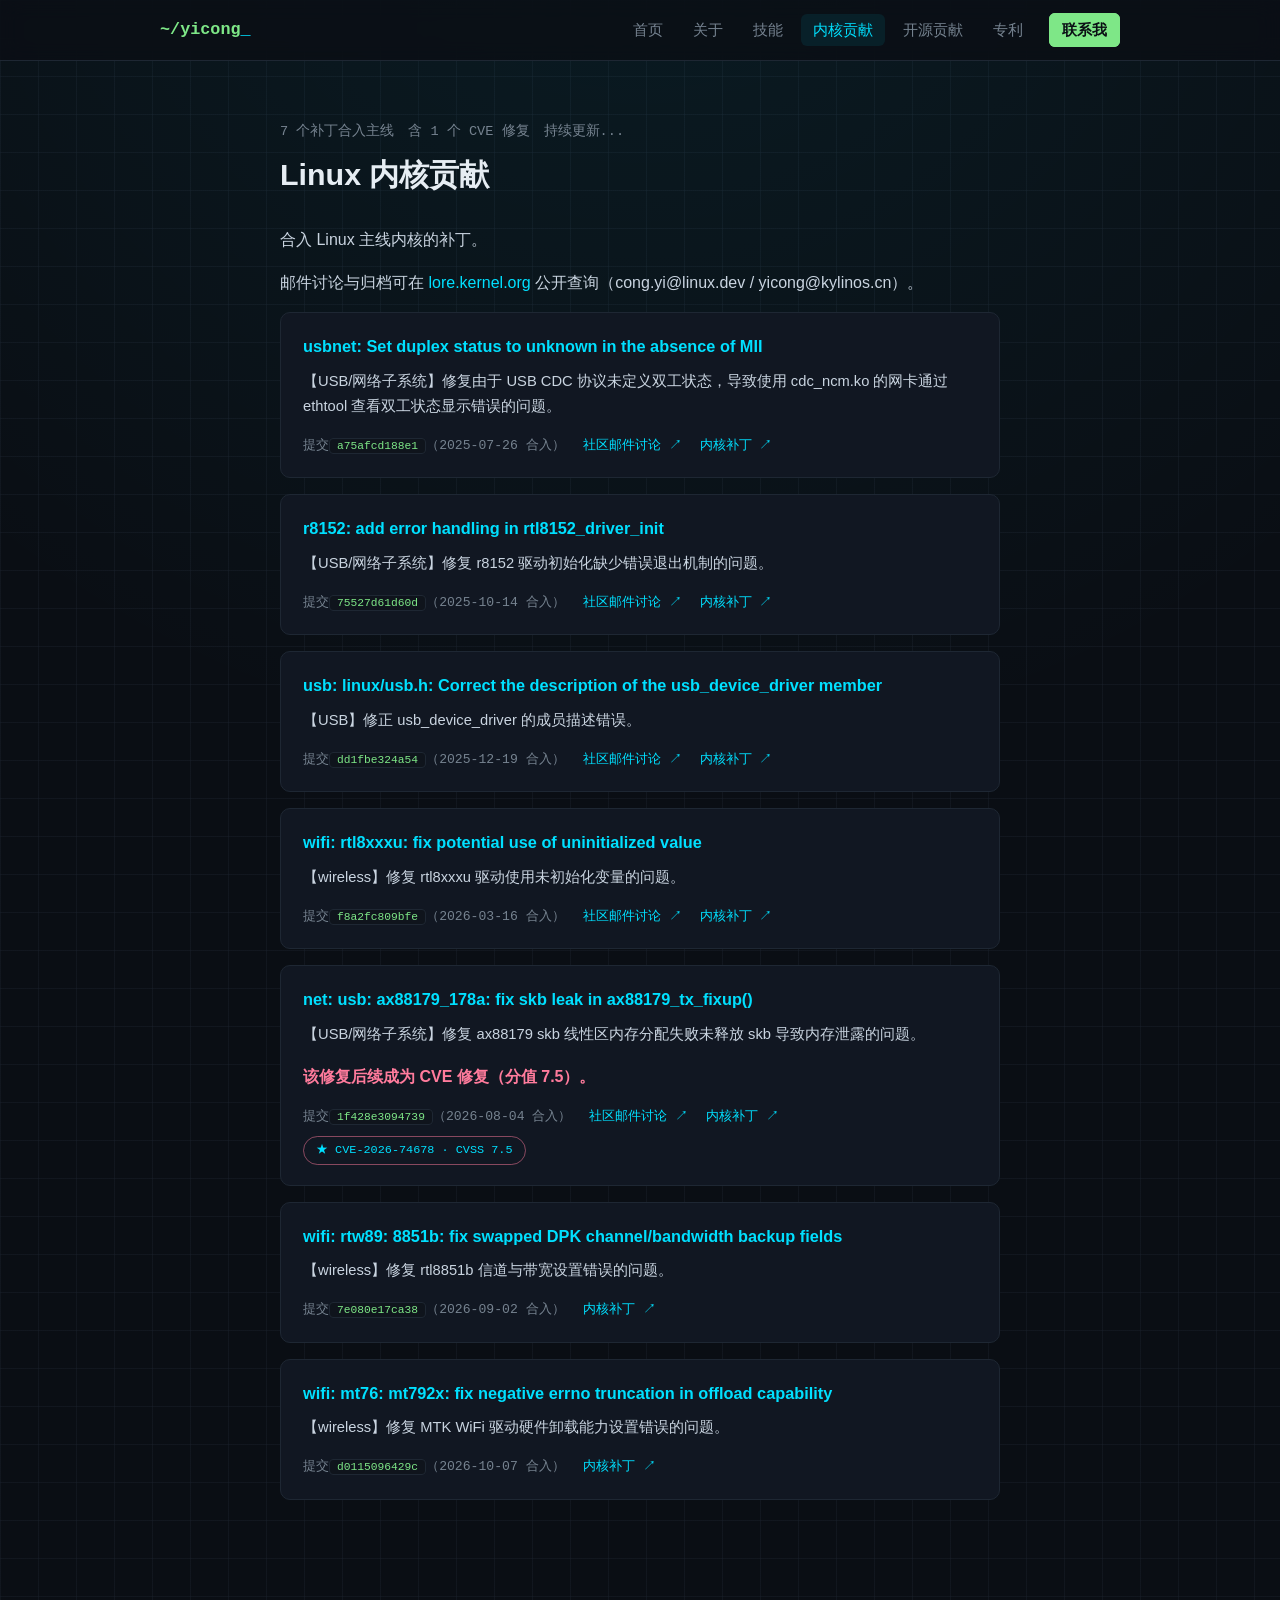
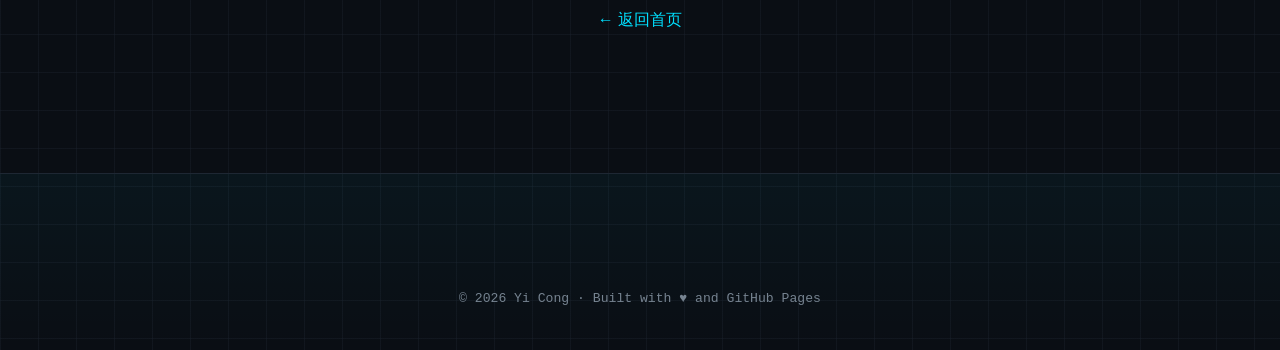
<file: kernel.html>
<!DOCTYPE html>
<html lang="zh-CN">
<head>
  <meta charset="UTF-8">
  <meta name="viewport" content="width=device-width, initial-scale=1.0">
  <meta name="description" content="Yi Cong 合入 Linux 主线内核的补丁记录">
  <title>Linux 内核贡献 · Yi Cong</title>
  <link rel="stylesheet" href="css/style.css">
</head>
<body>

  <nav class="nav">
    <div class="nav-inner">
      <a class="logo" href="index.html">~/yicong<span class="logo-cursor">_</span></a>
      <button class="nav-toggle" id="navToggle" aria-label="打开菜单">☰</button>
      <ul class="nav-links" id="navLinks">
        <li><a href="index.html">首页</a></li>
        <li><a href="index.html#about">关于</a></li>
        <li><a href="index.html#skills">技能</a></li>
        <li><a href="kernel.html" class="active">内核贡献</a></li>
        <li><a href="opensource.html">开源贡献</a></li>
        <li><a href="patents.html">专利</a></li>
        <li><a href="index.html#contact" class="nav-cta">联系我</a></li>
      </ul>
    </div>
  </nav>

  <header class="page-header">
    <p class="meta"><span data-stat="patches" data-template="%d 个补丁合入主线">-</span><span data-stat="cveFixes" data-template="含 %d 个 CVE 修复">-</span><span>持续更新...</span></p>
    <h1>Linux 内核贡献</h1>
  </header>

  <article class="article">
    <p>合入 Linux 主线内核的补丁。</p>
    <p>邮件讨论与归档可在 <a href="https://lore.kernel.org/all/?q=%28cong.yi%40linux.dev%20OR%20yicong%40kylinos.cn%29" target="_blank" rel="noopener">lore.kernel.org</a> 公开查询（cong.yi@linux.dev / yicong@kylinos.cn）。</p>
    <div class="record-item">
      <h3>usbnet: Set duplex status to unknown in the absence of MII</h3>
      <p class="record-desc">【USB/网络子系统】修复由于 USB CDC 协议未定义双工状态，导致使用 cdc_ncm.ko 的网卡通过 ethtool 查看双工状态显示错误的问题。</p>
      <ul class="record-links">
        <li><span>提交</span><code>a75afcd188e1</code>（2025-07-26 合入）</li>
        <li><a href="https://lore.kernel.org/all/20250724013133.1645142-1-yicongsrfy@163.com/" target="_blank" rel="noopener">社区邮件讨论 ↗</a></li>
        <li><a href="https://git.kernel.org/pub/scm/linux/kernel/git/stable/linux.git/commit/?id=a75afcd188e1a7385c71f78d4e5e8d7b6bd9c2e4" target="_blank" rel="noopener">内核补丁 ↗</a></li>
      </ul>
    </div>

    <div class="record-item">
      <h3>r8152: add error handling in rtl8152_driver_init</h3>
      <p class="record-desc">【USB/网络子系统】修复 r8152 驱动初始化缺少错误退出机制的问题。</p>
      <ul class="record-links">
        <li><span>提交</span><code>75527d61d60d</code>（2025-10-14 合入）</li>
        <li><a href="https://patch.msgid.link/20251011082415.580740-1-yicongsrfy@163.com" target="_blank" rel="noopener">社区邮件讨论 ↗</a></li>
        <li><a href="https://git.kernel.org/pub/scm/linux/kernel/git/stable/linux.git/commit/?id=75527d61d60d493d1eb064f335071a20ca581f54" target="_blank" rel="noopener">内核补丁 ↗</a></li>
      </ul>
    </div>

    <div class="record-item">
      <h3>usb: linux/usb.h: Correct the description of the usb_device_driver member</h3>
      <p class="record-desc">【USB】修正 usb_device_driver 的成员描述错误。</p>
      <ul class="record-links">
        <li><span>提交</span><code>dd1fbe324a54</code>（2025-12-19 合入）</li>
        <li><a href="https://lore.kernel.org/all/20251202065917.309025-1-cong.yi@linux.dev/" target="_blank" rel="noopener">社区邮件讨论 ↗</a></li>
        <li><a href="https://git.kernel.org/pub/scm/linux/kernel/git/stable/linux.git/commit/?id=dd1fbe324a548e8057d5f3c72ce1a64a80f1753e" target="_blank" rel="noopener">内核补丁 ↗</a></li>
      </ul>
    </div>

    <div class="record-item">
      <h3>wifi: rtl8xxxu: fix potential use of uninitialized value</h3>
      <p class="record-desc">【wireless】修复 rtl8xxxu 驱动使用未初始化变量的问题。</p>
      <ul class="record-links">
        <li><span>提交</span><code>f8a2fc809bfe</code>（2026-03-16 合入）</li>
        <li><a href="https://lore.kernel.org/all/7d04bb47-4715-4f1e-92a5-4d57356fb6e2@RTKEXHMBS06.realtek.com.tw/" target="_blank" rel="noopener">社区邮件讨论 ↗</a></li>
        <li><a href="https://git.kernel.org/pub/scm/linux/kernel/git/stable/linux.git/commit/?id=f8a2fc809bfeb49130709b31a4d357a049f28547" target="_blank" rel="noopener">内核补丁 ↗</a></li>
      </ul>
    </div>

    <div class="record-item">
      <h3>net: usb: ax88179_178a: fix skb leak in ax88179_tx_fixup()</h3>
      <p class="record-desc">【USB/网络子系统】修复 ax88179 skb 线性区内存分配失败未释放 skb 导致内存泄露的问题。</p>
      <p><b>该修复后续成为 CVE 修复（分值 7.5）。</b></p>
      <ul class="record-links">
        <li><span>提交</span><code>1f428e3094739</code>（2026-08-04 合入）</li>
        <li><a href="https://patch.msgid.link/20260729030436.3420477-1-cong.yi@linux.dev" target="_blank" rel="noopener">社区邮件讨论 ↗</a></li>
        <li><a href="https://git.kernel.org/pub/scm/linux/kernel/git/stable/linux.git/commit/?id=1f428e30947395d9b9aacee03e25a4e6cfcad7a4" target="_blank" rel="noopener">内核补丁 ↗</a></li>
        <li><a class="cve-badge" href="https://lore.kernel.org/linux-cve-announce/2026082231-CVE-2026-74678-e009@gregkh/" target="_blank" rel="noopener">★ CVE-2026-74678 · CVSS 7.5</a></li>
      </ul>
    </div>

    <div class="record-item">
      <h3>wifi: rtw89: 8851b: fix swapped DPK channel/bandwidth backup fields</h3>
      <p class="record-desc">【wireless】修复 rtl8851b 信道与带宽设置错误的问题。</p>
      <ul class="record-links">
        <li><span>提交</span><code>7e080e17ca38</code>（2026-09-02 合入）</li>
        <li><a href="https://git.kernel.org/pub/scm/linux/kernel/git/stable/linux.git/commit/?id=7e080e17ca38b72f6cf01e3bc750c243573e69a7" target="_blank" rel="noopener">内核补丁 ↗</a></li>
      </ul>
    </div>

    <div class="record-item">
      <h3>wifi: mt76: mt792x: fix negative errno truncation in offload capability</h3>
      <p class="record-desc">【wireless】修复 MTK WiFi 驱动硬件卸载能力设置错误的问题。</p>
      <ul class="record-links">
        <li><span>提交</span><code>d0115096429c</code>（2026-10-07 合入）</li>
        <li><a href="https://git.kernel.org/pub/scm/linux/kernel/git/stable/linux.git/commit/?id=d0115096429ca090a592770c7645f9553a839954" target="_blank" rel="noopener">内核补丁 ↗</a></li>
      </ul>
    </div>
  </article>

  <p class="back-list"><a href="index.html">← 返回首页</a></p>

  <footer class="footer">
    <p class="copyright">© <span id="year">2026</span> Yi Cong · Built with ♥ and GitHub Pages</p>
  </footer>

  <script src="js/main.js"></script>
</body>
</html>
</file>
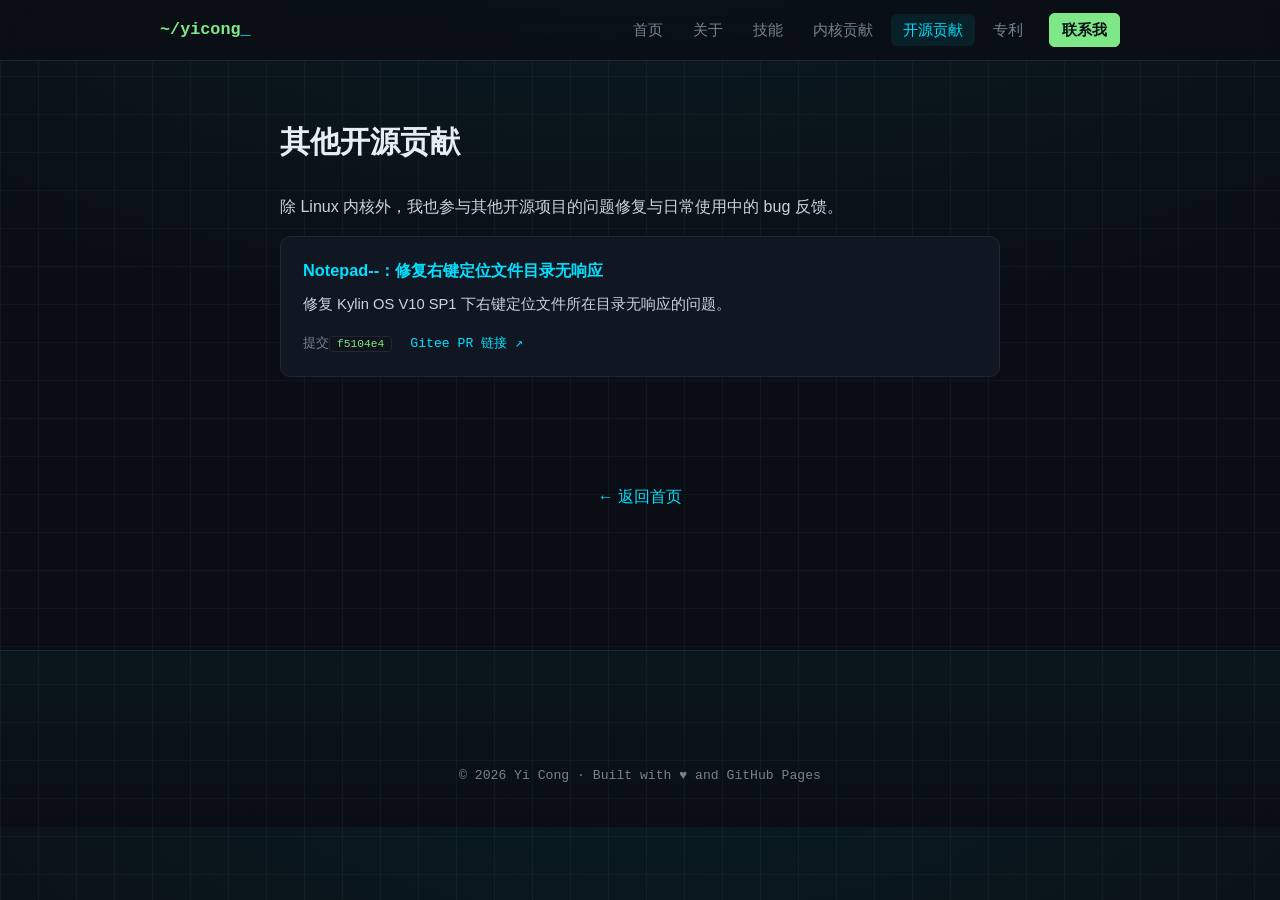
<file: opensource.html>
<!DOCTYPE html>
<html lang="zh-CN">
<head>
  <meta charset="UTF-8">
  <meta name="viewport" content="width=device-width, initial-scale=1.0">
  <meta name="description" content="Yi Cong 的其他开源项目贡献记录">
  <title>其他开源贡献 · Yi Cong</title>
  <link rel="stylesheet" href="css/style.css">
</head>
<body>

  <nav class="nav">
    <div class="nav-inner">
      <a class="logo" href="index.html">~/yicong<span class="logo-cursor">_</span></a>
      <button class="nav-toggle" id="navToggle" aria-label="打开菜单">☰</button>
      <ul class="nav-links" id="navLinks">
        <li><a href="index.html">首页</a></li>
        <li><a href="index.html#about">关于</a></li>
        <li><a href="index.html#skills">技能</a></li>
        <li><a href="kernel.html">内核贡献</a></li>
        <li><a href="opensource.html" class="active">开源贡献</a></li>
        <li><a href="patents.html">专利</a></li>
        <li><a href="index.html#contact" class="nav-cta">联系我</a></li>
      </ul>
    </div>
  </nav>

  <header class="page-header">
    <h1>其他开源贡献</h1>
  </header>

  <article class="article">
    <p>除 Linux 内核外，我也参与其他开源项目的问题修复与日常使用中的 bug 反馈。</p>

    <div class="record-item">
      <h3>Notepad--：修复右键定位文件目录无响应</h3>
      <p class="record-desc">修复 Kylin OS V10 SP1 下右键定位文件所在目录无响应的问题。</p>
      <ul class="record-links">
        <li><span>提交</span><code>f5104e4</code></li>
        <li><a href="https://gitee.com/cxasm/notepad--/commit/99b3831f2408c8510f2728cb14e7015884a0a6ca" target="_blank" rel="noopener">Gitee PR 链接 ↗</a></li>
      </ul>
    </div>
  </article>

  <p class="back-list"><a href="index.html">← 返回首页</a></p>

  <footer class="footer">
    <p class="copyright">© <span id="year">2026</span> Yi Cong · Built with ♥ and GitHub Pages</p>
  </footer>

  <script src="js/main.js"></script>
</body>
</html>
</file>
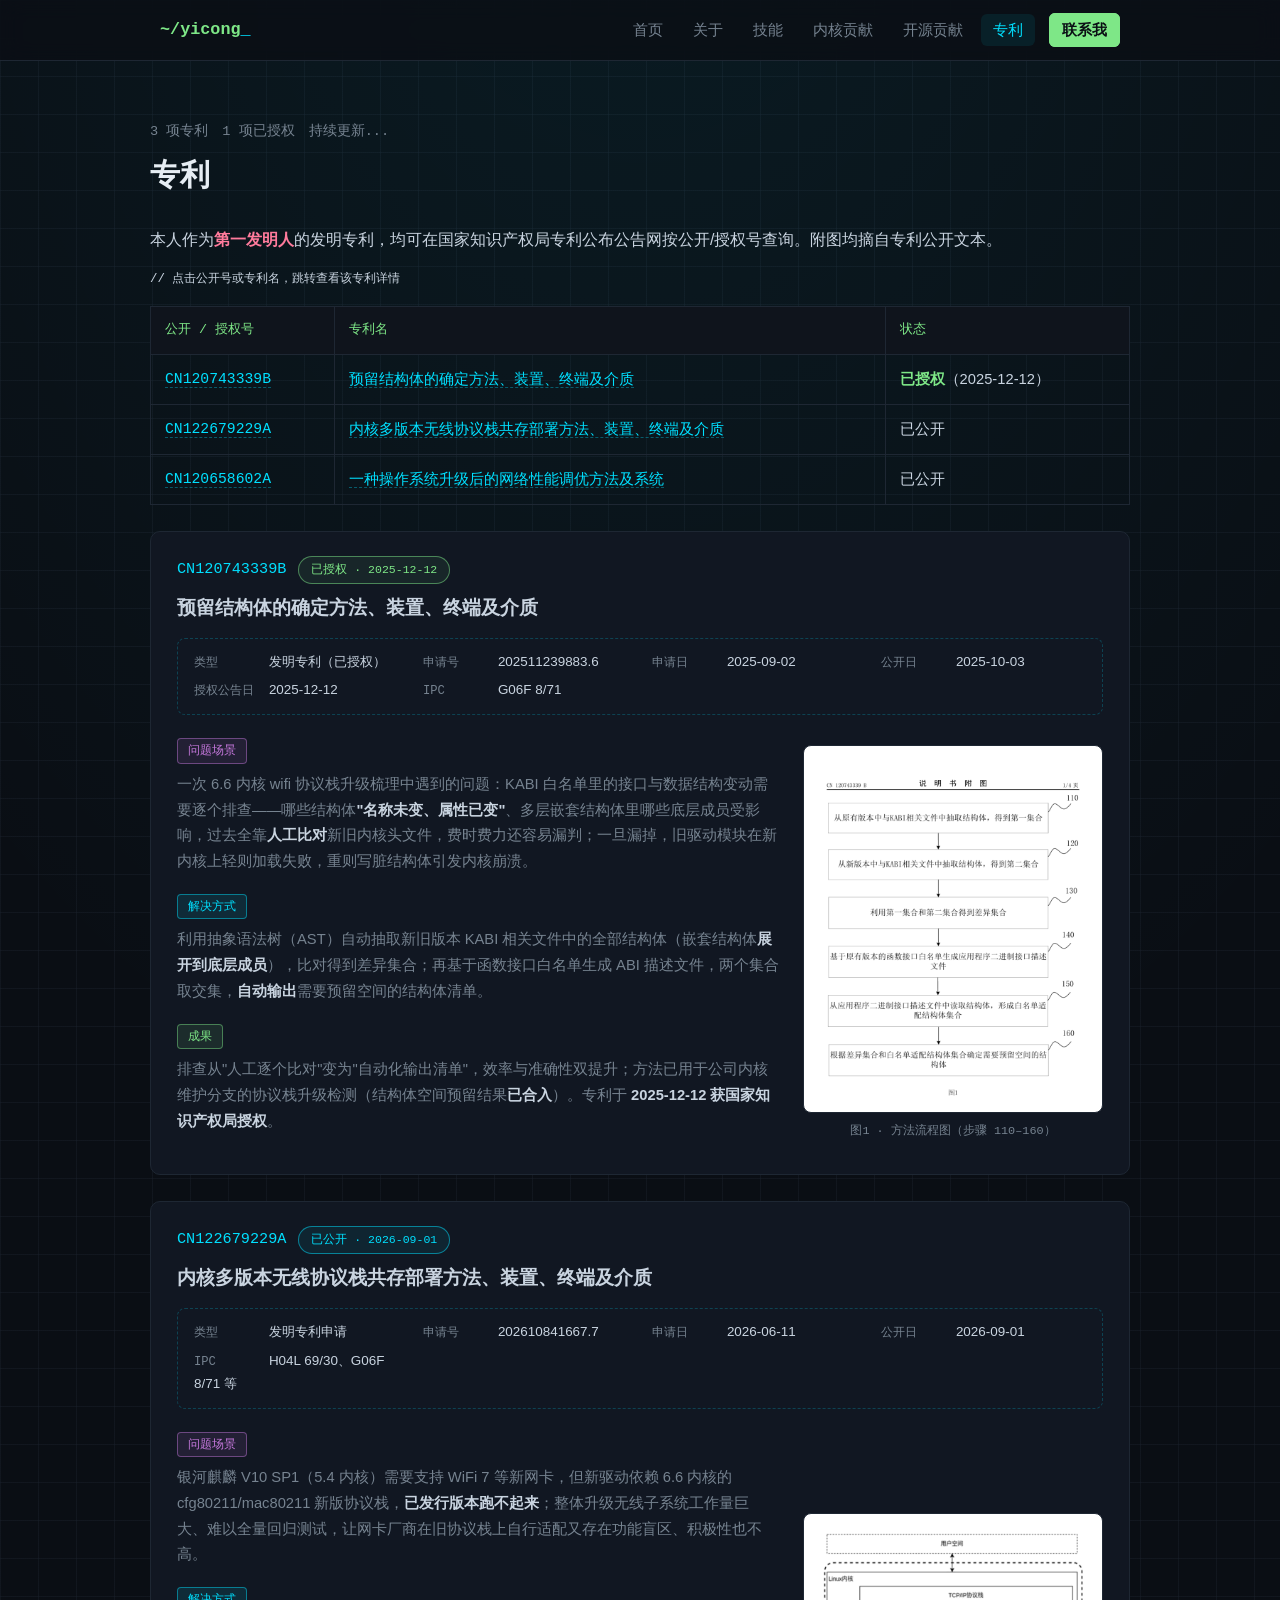
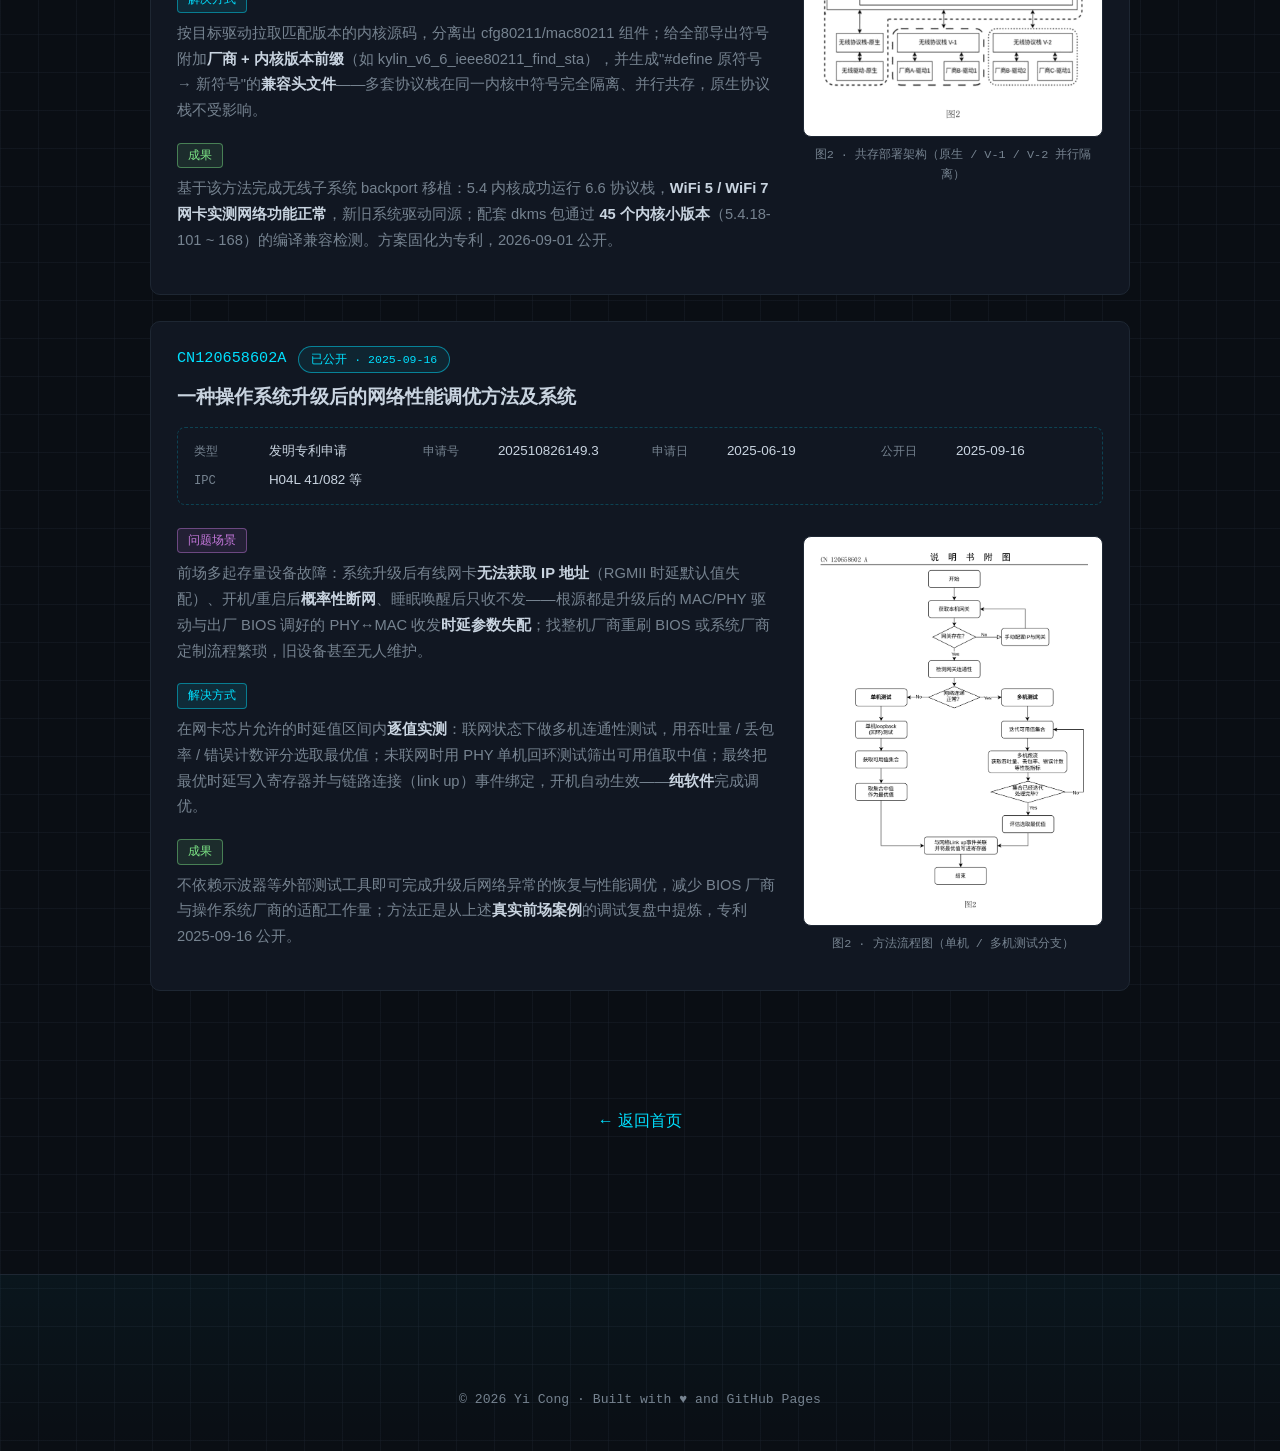
<file: patents.html>
<!DOCTYPE html>
<html lang="zh-CN">
<head>
  <meta charset="UTF-8">
  <meta name="viewport" content="width=device-width, initial-scale=1.0">
  <meta name="description" content="Yi Cong 名下的发明专利记录：KABI 预留结构体、多版本无线协议栈共存、升级后网络性能调优">
  <title>专利 · Yi Cong</title>
  <link rel="stylesheet" href="css/style.css">
</head>
<body>

  <nav class="nav">
    <div class="nav-inner">
      <a class="logo" href="index.html">~/yicong<span class="logo-cursor">_</span></a>
      <button class="nav-toggle" id="navToggle" aria-label="打开菜单">☰</button>
      <ul class="nav-links" id="navLinks">
        <li><a href="index.html">首页</a></li>
        <li><a href="index.html#about">关于</a></li>
        <li><a href="index.html#skills">技能</a></li>
        <li><a href="kernel.html">内核贡献</a></li>
        <li><a href="opensource.html">开源贡献</a></li>
        <li><a href="patents.html" class="active">专利</a></li>
        <li><a href="index.html#contact" class="nav-cta">联系我</a></li>
      </ul>
    </div>
  </nav>

  <header class="page-header wide">
    <p class="meta"><span data-stat="patents" data-template="%d 项专利">-</span><span data-stat="patentsGranted" data-template="%d 项已授权">-</span><span>持续更新...</span></p>
    <h1>专利</h1>
  </header>

  <article class="article article-wide">
    <p>本人作为<span style="color:var(--pink);font-weight:700">第一发明人</span>的发明专利，均可在国家知识产权局专利公布公告网按公开/授权号查询。附图均摘自专利公开文本。</p>

    <p class="patent-hint">// 点击公开号或专利名，跳转查看该专利详情</p>

    <table class="patent-table">
      <thead>
        <tr><th>公开 / 授权号</th><th>专利名</th><th>状态</th></tr>
      </thead>
      <tbody>
        <tr>
          <td><a href="#cn120743339b">CN120743339B</a></td>
          <td><a href="#cn120743339b">预留结构体的确定方法、装置、终端及介质</a></td>
          <td><span class="status-ok">已授权</span>（2025-12-12）</td>
        </tr>
        <tr>
          <td><a href="#cn122679229a">CN122679229A</a></td>
          <td><a href="#cn122679229a">内核多版本无线协议栈共存部署方法、装置、终端及介质</a></td>
          <td>已公开</td>
        </tr>
        <tr>
          <td><a href="#cn120658602a">CN120658602A</a></td>
          <td><a href="#cn120658602a">一种操作系统升级后的网络性能调优方法及系统</a></td>
          <td>已公开</td>
        </tr>
      </tbody>
    </table>

    <!-- CN120743339B 已授权 -->
    <div class="patent-detail" id="cn120743339b">
      <div class="patent-head">
        <span class="patent-no">CN120743339B</span>
        <span class="patent-badge badge-granted">已授权 · 2025-12-12</span>
      </div>
      <h3 class="patent-title">预留结构体的确定方法、装置、终端及介质</h3>
      <ul class="patent-meta">
        <li><span>类型</span>发明专利（已授权）</li>
        <li><span>申请号</span>202511239883.6</li>
        <li><span>申请日</span>2025-09-02</li>
        <li><span>公开日</span>2025-10-03</li>
        <li><span>授权公告日</span>2025-12-12</li>
        <li><span>IPC</span>G06F 8/71</li>
      </ul>
      <div class="patent-body">
        <div class="patent-points">
          <div class="point">
            <span class="pt-label pt-scenario">问题场景</span>
            <p>一次 6.6 内核 wifi 协议栈升级梳理中遇到的问题：KABI 白名单里的接口与数据结构变动需要逐个排查——哪些结构体<b>"名称未变、属性已变"</b>、多层嵌套结构体里哪些底层成员受影响，过去全靠<b>人工比对</b>新旧内核头文件，费时费力还容易漏判；一旦漏掉，旧驱动模块在新内核上轻则加载失败，重则写脏结构体引发内核崩溃。</p>
          </div>
          <div class="point">
            <span class="pt-label pt-solution">解决方式</span>
            <p>利用抽象语法树（AST）自动抽取新旧版本 KABI 相关文件中的全部结构体（嵌套结构体<b>展开到底层成员</b>），比对得到差异集合；再基于函数接口白名单生成 ABI 描述文件，两个集合取交集，<b>自动输出</b>需要预留空间的结构体清单。</p>
          </div>
          <div class="point">
            <span class="pt-label pt-result">成果</span>
            <p>排查从"人工逐个比对"变为"自动化输出清单"，效率与准确性双提升；方法已用于公司内核维护分支的协议栈升级检测（结构体空间预留结果<b>已合入</b>）。专利于 <b>2025-12-12 获国家知识产权局授权</b>。</p>
          </div>
        </div>
        <figure class="patent-fig">
          <a href="images/patents/cn120743339b-fig1.png" target="_blank" rel="noopener">
            <img src="images/patents/cn120743339b-fig1.png" alt="CN120743339B 图1：预留结构体确定方法流程图" loading="lazy">
          </a>
          <figcaption>图1 · 方法流程图（步骤 110–160）</figcaption>
        </figure>
      </div>
    </div>

    <!-- CN122679229A 已公开 -->
    <div class="patent-detail" id="cn122679229a">
      <div class="patent-head">
        <span class="patent-no">CN122679229A</span>
        <span class="patent-badge badge-published">已公开 · 2026-09-01</span>
      </div>
      <h3 class="patent-title">内核多版本无线协议栈共存部署方法、装置、终端及介质</h3>
      <ul class="patent-meta">
        <li><span>类型</span>发明专利申请</li>
        <li><span>申请号</span>202610841667.7</li>
        <li><span>申请日</span>2026-06-11</li>
        <li><span>公开日</span>2026-09-01</li>
        <li><span>IPC</span>H04L 69/30、G06F 8/71 等</li>
      </ul>
      <div class="patent-body">
        <div class="patent-points">
          <div class="point">
            <span class="pt-label pt-scenario">问题场景</span>
            <p>银河麒麟 V10 SP1（5.4 内核）需要支持 WiFi 7 等新网卡，但新驱动依赖 6.6 内核的 cfg80211/mac80211 新版协议栈，<b>已发行版本跑不起来</b>；整体升级无线子系统工作量巨大、难以全量回归测试，让网卡厂商在旧协议栈上自行适配又存在功能盲区、积极性也不高。</p>
          </div>
          <div class="point">
            <span class="pt-label pt-solution">解决方式</span>
            <p>按目标驱动拉取匹配版本的内核源码，分离出 cfg80211/mac80211 组件；给全部导出符号附加<b>厂商 + 内核版本前缀</b>（如 kylin_v6_6_ieee80211_find_sta），并生成"#define 原符号 → 新符号"的<b>兼容头文件</b>——多套协议栈在同一内核中符号完全隔离、并行共存，原生协议栈不受影响。</p>
          </div>
          <div class="point">
            <span class="pt-label pt-result">成果</span>
            <p>基于该方法完成无线子系统 backport 移植：5.4 内核成功运行 6.6 协议栈，<b>WiFi 5 / WiFi 7 网卡实测网络功能正常</b>，新旧系统驱动同源；配套 dkms 包通过 <b>45 个内核小版本</b>（5.4.18-101 ~ 168）的编译兼容检测。方案固化为专利，2026-09-01 公开。</p>
          </div>
        </div>
        <figure class="patent-fig">
          <a href="images/patents/cn122679229a-fig2.png" target="_blank" rel="noopener">
            <img src="images/patents/cn122679229a-fig2.png" alt="CN122679229A 图2：多版本无线协议栈共存部署架构图" loading="lazy">
          </a>
          <figcaption>图2 · 共存部署架构（原生 / V-1 / V-2 并行隔离）</figcaption>
        </figure>
      </div>
    </div>

    <!-- CN120658602A 已公开 -->
    <div class="patent-detail" id="cn120658602a">
      <div class="patent-head">
        <span class="patent-no">CN120658602A</span>
        <span class="patent-badge badge-published">已公开 · 2025-09-16</span>
      </div>
      <h3 class="patent-title">一种操作系统升级后的网络性能调优方法及系统</h3>
      <ul class="patent-meta">
        <li><span>类型</span>发明专利申请</li>
        <li><span>申请号</span>202510826149.3</li>
        <li><span>申请日</span>2025-06-19</li>
        <li><span>公开日</span>2025-09-16</li>
        <li><span>IPC</span>H04L 41/082 等</li>
      </ul>
      <div class="patent-body">
        <div class="patent-points">
          <div class="point">
            <span class="pt-label pt-scenario">问题场景</span>
            <p>前场多起存量设备故障：系统升级后有线网卡<b>无法获取 IP 地址</b>（RGMII 时延默认值失配）、开机/重启后<b>概率性断网</b>、睡眠唤醒后只收不发——根源都是升级后的 MAC/PHY 驱动与出厂 BIOS 调好的 PHY↔MAC 收发<b>时延参数失配</b>；找整机厂商重刷 BIOS 或系统厂商定制流程繁琐，旧设备甚至无人维护。</p>
          </div>
          <div class="point">
            <span class="pt-label pt-solution">解决方式</span>
            <p>在网卡芯片允许的时延值区间内<b>逐值实测</b>：联网状态下做多机连通性测试，用吞吐量 / 丢包率 / 错误计数评分选取最优值；未联网时用 PHY 单机回环测试筛出可用值取中值；最终把最优时延写入寄存器并与链路连接（link up）事件绑定，开机自动生效——<b>纯软件</b>完成调优。</p>
          </div>
          <div class="point">
            <span class="pt-label pt-result">成果</span>
            <p>不依赖示波器等外部测试工具即可完成升级后网络异常的恢复与性能调优，减少 BIOS 厂商与操作系统厂商的适配工作量；方法正是从上述<b>真实前场案例</b>的调试复盘中提炼，专利 2025-09-16 公开。</p>
          </div>
        </div>
        <figure class="patent-fig">
          <a href="images/patents/cn120658602a-fig2.png" target="_blank" rel="noopener">
            <img src="images/patents/cn120658602a-fig2.png" alt="CN120658602A 图2：网络性能调优方法流程图" loading="lazy">
          </a>
          <figcaption>图2 · 方法流程图（单机 / 多机测试分支）</figcaption>
        </figure>
      </div>
    </div>
  </article>

  <p class="back-list"><a href="index.html">← 返回首页</a></p>

  <footer class="footer">
    <p class="copyright">© <span id="year">2026</span> Yi Cong · Built with ♥ and GitHub Pages</p>
  </footer>

  <script src="js/main.js"></script>
</body>
</html>
</file>
<file: css/style.css>
/* ============ 深色极客风 ============ */
:root {
  --bg: #0a0e14;
  --bg-soft: #0f141c;
  --card: #111722;
  --border: #1e2733;
  --text: #c9d4e0;
  --text-dim: #768390;
  --cyan: #00e0ff;
  --green: #7ee787;
  --pink: #ff7b9c;
  --violet: #c678dd;
  --mono: "JetBrains Mono", "Fira Code", "Cascadia Code", Consolas, "Courier New", monospace;
  --sans: -apple-system, "PingFang SC", "Microsoft YaHei", "Segoe UI", sans-serif, "Apple Color Emoji", "Segoe UI Emoji", "Noto Color Emoji";
}

* { margin: 0; padding: 0; box-sizing: border-box; }
html { scroll-behavior: smooth; }

body {
  font-family: var(--sans);
  background:
    radial-gradient(ellipse 80% 50% at 50% -10%, rgba(0, 224, 255, .07), transparent),
    linear-gradient(rgba(30, 39, 51, .35) 1px, transparent 1px),
    linear-gradient(90deg, rgba(30, 39, 51, .35) 1px, transparent 1px),
    var(--bg);
  background-size: auto, 38px 38px, 38px 38px, auto;
  color: var(--text);
  line-height: 1.7;
}

::selection { background: rgba(0, 224, 255, .25); color: #fff; }

a { color: var(--cyan); text-decoration: none; }

/* ---------- 导航 ---------- */
.nav {
  position: fixed; top: 0; left: 0; right: 0; z-index: 100;
  background: rgba(10, 14, 20, .8);
  backdrop-filter: blur(10px);
  border-bottom: 1px solid var(--border);
}
.nav-inner {
  max-width: 1000px; margin: 0 auto; padding: 0 20px;
  height: 60px; display: flex; align-items: center; justify-content: space-between;
}
.logo {
  font-family: var(--mono); font-size: 1.05rem; color: var(--green); font-weight: 600;
}
.logo-cursor { color: var(--cyan); animation: blink 1.1s step-end infinite; }
@keyframes blink { 50% { opacity: 0; } }

.nav-links { list-style: none; display: flex; gap: 6px; align-items: center; }
.nav-links a {
  color: var(--text-dim); font-size: .92rem; padding: 8px 12px; border-radius: 6px;
  transition: color .2s, background .2s;
}
.nav-links a:hover { color: var(--cyan); background: rgba(0, 224, 255, .08); }
.nav-links a.active { color: var(--cyan); background: rgba(0, 224, 255, .08); }
.nav-links .nav-cta {
  color: var(--bg); background: var(--green); font-weight: 600;
  margin-left: 8px; border: 1px solid var(--green);
}
.nav-links .nav-cta:hover { background: var(--cyan); border-color: var(--cyan); color: var(--bg); }

.nav-toggle {
  display: none; background: none; border: 1px solid var(--border);
  color: var(--text); font-size: 1.2rem; border-radius: 6px;
  padding: 4px 10px; cursor: pointer;
}

/* ---------- 首屏终端 ---------- */
.hero {
  min-height: 100vh; display: flex; flex-direction: column;
  align-items: center; justify-content: center; gap: 34px; padding: 90px 20px 60px;
}
.terminal {
  width: min(680px, 100%);
  background: rgba(13, 17, 23, .92);
  border: 1px solid var(--border); border-radius: 10px;
  box-shadow: 0 0 40px rgba(0, 224, 255, .12), 0 24px 48px rgba(0, 0, 0, .5);
  overflow: hidden;
  animation: float 6s ease-in-out infinite;
}
@keyframes float {
  0%, 100% { transform: translateY(0); }
  50% { transform: translateY(-8px); }
}
.terminal-bar {
  display: flex; align-items: center; gap: 8px;
  background: var(--bg-soft); padding: 10px 14px; border-bottom: 1px solid var(--border);
}
.dot { width: 12px; height: 12px; border-radius: 50%; }
.dot-red { background: #ff5f56; } .dot-yellow { background: #ffbd2e; } .dot-green { background: #27c93f; }
.terminal-title { margin-left: 8px; color: var(--text-dim); font-family: var(--mono); font-size: .8rem; }
.terminal-body { padding: 22px 24px 26px; font-family: var(--mono); font-size: .95rem; }
.terminal-body .line { color: var(--text); margin-top: 10px; }
.prompt { color: var(--green); font-weight: 700; margin-right: 8px; }
.output { color: var(--text-dim); margin: 4px 0 6px; }
.output:first-line { color: var(--cyan); }
.type-cursor { color: var(--cyan); animation: blink 1s step-end infinite; }

.hero-links { display: flex; gap: 14px; flex-wrap: wrap; justify-content: center; }
.btn {
  display: inline-block; padding: 10px 22px; border-radius: 8px;
  font-size: .95rem; font-weight: 600; border: 1px solid transparent;
  transition: transform .2s, box-shadow .2s, background .2s, color .2s;
}
.btn:hover { transform: translateY(-2px); }
.btn-primary { background: var(--cyan); color: #04141a; box-shadow: 0 0 20px rgba(0, 224, 255, .35); }
.btn-primary:hover { box-shadow: 0 0 34px rgba(0, 224, 255, .55); }
.btn-outline { border-color: var(--green); color: var(--green); }
.btn-outline:hover { background: rgba(126, 231, 135, .1); box-shadow: 0 0 20px rgba(126, 231, 135, .2); }
.btn-ghost { color: var(--text-dim); border-color: var(--border); }
.btn-ghost:hover { color: var(--text); border-color: var(--text-dim); }

/* ---------- 通用 section ---------- */
.section, .footer, .hero { scroll-margin-top: 76px; }
.section { max-width: 1000px; margin: 0 auto; padding: 70px 20px 10px; }
h2 {
  font-size: 1.6rem; color: #e6edf3; margin-bottom: 28px;
  display: flex; align-items: baseline; gap: 12px; flex-wrap: wrap;
}
.sec-index { font-family: var(--mono); color: var(--cyan); font-size: 1.2rem; }
.sec-comment {
  font-family: var(--mono); font-size: .85rem; color: var(--text-dim);
  font-weight: 400; background: none;
}
h3 { color: #e6edf3; }

/* 关于 */
.about-grid { display: grid; grid-template-columns: 1.6fr 1fr; gap: 28px; align-items: stretch; }
.about-text p { margin-bottom: 14px; }
.about-text em { color: var(--cyan); font-style: normal; }
.facts-card {
  background: var(--card); border: 1px solid var(--border); border-radius: 10px;
  padding: 20px 22px; font-family: var(--mono); font-size: .88rem;
  display: flex; flex-direction: column; justify-content: center;
}
/* 头像（小档案卡顶部，圆形 + 主题色光环） */
.facts-card .avatar {
  display: block; width: 120px; height: 120px; margin: 2px auto 16px;
  border-radius: 50%; object-fit: cover; object-position: 40% 35%;
  border: 2px solid var(--cyan); background: var(--bg-soft);
  box-shadow: 0 0 18px rgba(0, 224, 255, .22);
}
.fact { padding: 8px 0; border-bottom: 1px dashed var(--border); color: var(--text-dim); }
.fact:last-child { border-bottom: none; }
.fact-key { color: var(--pink); margin-right: 10px; }

/* 状态呼吸灯（替代 emoji 绿点） */
.status-dot {
  display: inline-block; width: 8px; height: 8px; border-radius: 50%;
  background: var(--green); margin-right: 8px; vertical-align: 1px;
  animation: statusPulse 2.2s ease-out infinite;
}
@keyframes statusPulse {
  0% { box-shadow: 0 0 0 0 rgba(126, 231, 135, .5); }
  70% { box-shadow: 0 0 0 7px rgba(126, 231, 135, 0); }
  100% { box-shadow: 0 0 0 0 rgba(126, 231, 135, 0); }
}
@media (prefers-reduced-motion: reduce) {
  .status-dot { animation: none; box-shadow: 0 0 6px rgba(126, 231, 135, .5); }
}

/* 技能 */
.skill-groups { display: grid; grid-template-columns: repeat(3, 1fr); gap: 22px; }
.skill-group {
  background: var(--card); border: 1px solid var(--border); border-radius: 10px;
  padding: 20px 22px; transition: border-color .25s, box-shadow .25s;
}
.skill-group:hover { border-color: rgba(0, 224, 255, .5); box-shadow: 0 0 24px rgba(0, 224, 255, .12); }
.skill-group h3 { font-family: var(--mono); font-size: .95rem; color: var(--green); margin-bottom: 14px; }
.chips { display: flex; flex-wrap: wrap; gap: 8px; }
.chip {
  font-family: var(--mono); font-size: .8rem; color: var(--text);
  background: var(--bg-soft); border: 1px solid var(--border);
  border-radius: 999px; padding: 4px 12px;
  transition: color .2s, border-color .2s;
}
.chip:hover { color: var(--cyan); border-color: var(--cyan); }

/* 项目 */
.project-grid { display: grid; grid-template-columns: 1fr 1fr; gap: 22px; }
.project-card {
  background: var(--card); border: 1px solid var(--border); border-radius: 10px;
  padding: 22px 24px; display: flex; flex-direction: column; gap: 12px;
  transition: transform .25s, border-color .25s, box-shadow .25s;
}
.project-card:hover {
  transform: translateY(-5px);
  border-color: rgba(0, 224, 255, .55);
  box-shadow: 0 12px 32px rgba(0, 0, 0, .45), 0 0 24px rgba(0, 224, 255, .14);
}
.project-top { display: flex; justify-content: space-between; align-items: center; }
.folder-icon { font-size: 1.7rem; }
/* 内核贡献卡片技术图标（内联 SVG，替代 emoji，跨平台渲染稳定） */
.project-top .tech-icon {
  width: 34px; height: 34px; flex-shrink: 0;
  padding: 5px; box-sizing: border-box; border-radius: 50%;
  background: color-mix(in srgb, currentColor 10%, transparent);
}
.icon-usb { color: var(--violet); }
.icon-eth { color: var(--green); }
.icon-wifi { color: var(--cyan); }
.project-links a { color: var(--text-dim); transition: color .2s; }
.project-links a:hover { color: var(--cyan); }
.project-card h3 { font-size: 1.12rem; color: var(--cyan); }
.project-card p { color: var(--text-dim); font-size: .92rem; flex: 1; }
.tags { display: flex; gap: 10px; flex-wrap: wrap; }
.tags span { font-family: var(--mono); font-size: .74rem; color: var(--green); }

/* 博客列表 */
.post-list { display: flex; flex-direction: column; gap: 12px; }
.post-item {
  display: flex; align-items: baseline; gap: 16px;
  background: var(--card); border: 1px solid var(--border); border-radius: 8px;
  padding: 16px 20px; color: var(--text);
  transition: border-color .2s, transform .2s;
}
.post-item:hover { border-color: rgba(0, 224, 255, .5); transform: translateX(6px); }
.post-date { font-family: var(--mono); font-size: .82rem; color: var(--text-dim); flex-shrink: 0; }
.post-title { font-weight: 600; flex: 1; }
.post-item:hover .post-title { color: var(--cyan); }
.post-tag {
  font-family: var(--mono); font-size: .74rem; color: var(--pink);
  border: 1px solid rgba(255, 123, 156, .4); border-radius: 999px; padding: 2px 10px;
}
.more-link { margin-top: 22px; text-align: right; }
.more-link a { font-family: var(--mono); font-size: .9rem; }

/* ---------- 页脚 / 联系 ---------- */
.footer {
  margin-top: 80px; padding: 80px 20px 40px; text-align: center;
  border-top: 1px solid var(--border);
  background: linear-gradient(rgba(0, 224, 255, .04), transparent);
}
.footer-lead { color: var(--text-dim); max-width: 460px; margin: 0 auto 26px; }
.footer-mail { font-family: var(--mono); }
.footer-links { margin-top: 26px; display: flex; justify-content: center; gap: 10px; color: var(--text-dim); }
.footer-links a { color: var(--text-dim); }
.footer-links a:hover { color: var(--cyan); }
.sep { color: var(--border); }
.copyright { margin-top: 34px; font-size: .82rem; color: var(--text-dim); font-family: var(--mono); }

/* ---------- 文章页 ---------- */
.page-header { padding: 120px 20px 20px; max-width: 760px; margin: 0 auto; }
.page-header .meta { font-family: var(--mono); font-size: .85rem; color: var(--text-dim); margin-bottom: 10px; display: flex; gap: 14px; align-items: center; }
.page-header h1 { color: #e6edf3; font-size: 1.9rem; line-height: 1.4; }
.article { max-width: 760px; margin: 0 auto; padding: 10px 20px 60px; }
.article h2 { margin: 34px 0 14px; font-size: 1.3rem; }
.article h2 .sec-index { font-size: 1rem; }
.article p { margin-bottom: 16px; color: var(--text); }
.article code {
  font-family: var(--mono); font-size: .86em; background: var(--bg-soft);
  border: 1px solid var(--border); border-radius: 4px; padding: 2px 7px; color: var(--green);
}
.article pre {
  background: var(--bg-soft); border: 1px solid var(--border); border-radius: 8px;
  padding: 16px 18px; overflow-x: auto; margin: 18px 0;
}
.article pre code { background: none; border: none; padding: 0; color: var(--text); font-size: .86rem; }
.article blockquote {
  border-left: 3px solid var(--cyan); background: rgba(0, 224, 255, .05);
  padding: 12px 18px; border-radius: 0 8px 8px 0; margin: 18px 0; color: var(--text-dim);
}
.article-nav {
  max-width: 760px; margin: 0 auto; padding: 20px;
  display: flex; justify-content: space-between; gap: 14px;
  border-top: 1px solid var(--border);
}
.article-nav a { font-size: .9rem; color: var(--text-dim); }
.article-nav a:hover { color: var(--cyan); }
.back-list { padding: 30px 20px 60px; text-align: center; }

/* 博客列表页 */
.page-title { padding: 120px 20px 0; max-width: 1000px; margin: 0 auto; }

/* ---------- 成果相关 ---------- */
/* 统计条 */
.stats { display: grid; grid-template-columns: repeat(4, 1fr); gap: 16px; margin-bottom: 26px; }
.stat {
  background: var(--card); border: 1px solid var(--border); border-radius: 10px;
  padding: 16px 10px; text-align: center; transition: border-color .25s;
}
.stat:hover { border-color: rgba(0, 224, 255, .5); }
.stat b { display: block; font-size: 1.7rem; color: var(--cyan); font-family: var(--mono); }
.stat span { font-size: .82rem; color: var(--text-dim); }

/* 专利表 */
.patent-table { width: 100%; border-collapse: collapse; font-size: .92rem; }
.patent-table th, .patent-table td {
  border: 1px solid var(--border); padding: 12px 14px; text-align: left; vertical-align: top;
}
.patent-table th {
  font-family: var(--mono); color: var(--green); background: var(--bg-soft);
  font-weight: 400; font-size: .84rem;
}
.patent-table td:first-child { font-family: var(--mono); color: var(--cyan); white-space: nowrap; }
.patent-table tr:hover td { background: rgba(0, 224, 255, .03); }
.status-ok { color: var(--green); font-weight: 700; }

/* CVE 徽章 */
.cve-badge {
  display: inline-block; font-family: var(--mono); font-size: .74rem;
  color: var(--pink); border: 1px solid rgba(255, 123, 156, .5);
  border-radius: 999px; padding: 3px 12px;
}
.cve-badge:hover { background: rgba(255, 123, 156, .1); }

/* 记录页条目 */
.record-item {
  background: var(--card); border: 1px solid var(--border); border-radius: 10px;
  padding: 20px 22px; margin-bottom: 16px;
}
.record-item h3 { font-size: 1.02rem; color: var(--cyan); margin-bottom: 8px; }
.record-desc { color: var(--text-dim); font-size: .92rem; margin-bottom: 10px; }
.record-item b { color: var(--pink); }
.record-links { list-style: none; font-family: var(--mono); font-size: .82rem; display: flex; flex-wrap: wrap; gap: 8px 18px; }
.record-links li { color: var(--text-dim); }
.record-links code { background: var(--bg-soft); border: 1px solid var(--border); border-radius: 4px; padding: 1px 7px; color: var(--green); }
.record-links a { color: var(--cyan); }

/* 专利详情卡 */
/* 宽版记录页：页头与正文同宽，保证左边缘对齐（正文用 .article-wide 时配套加 .wide） */
.page-header.wide { max-width: 1020px; }
.article-wide { max-width: 1020px; }

/* 专利表跳转提示 */
.patent-hint { font-family: var(--mono); font-size: .78rem; color: var(--text-dim); margin: 0 0 8px; }
.patent-table a { border-bottom: 1px dashed rgba(0, 224, 255, .35); }
.patent-table a:hover { border-bottom-style: solid; }
.patent-detail {
  background: var(--card); border: 1px solid var(--border); border-radius: 10px;
  padding: 24px 26px; margin: 26px 0; scroll-margin-top: 86px;
}
.patent-head { display: flex; align-items: center; gap: 12px; flex-wrap: wrap; margin-bottom: 8px; }
.patent-no { font-family: var(--mono); color: var(--cyan); font-size: .95rem; }
.patent-badge {
  font-family: var(--mono); font-size: .72rem; border-radius: 999px;
  padding: 3px 12px; border: 1px solid;
}
.badge-granted { color: var(--green); border-color: rgba(126, 231, 135, .5); background: rgba(126, 231, 135, .07); }
.badge-published { color: var(--cyan); border-color: rgba(0, 224, 255, .5); background: rgba(0, 224, 255, .07); }
.patent-title { font-size: 1.18rem; color: var(--text); margin-bottom: 14px; }
.patent-meta {
  list-style: none; display: grid; grid-template-columns: repeat(auto-fit, minmax(200px, 1fr));
  gap: 6px 24px; font-size: .84rem; color: var(--text);
  border: 1px dashed rgba(0, 224, 255, .22); border-radius: 8px;
  padding: 12px 16px; margin-bottom: 20px;
}
.patent-meta li span {
  font-family: var(--mono); color: var(--text-dim); font-size: .76rem;
  display: inline-block; margin-right: 8px; min-width: 5.5em;
}
.patent-body { display: grid; grid-template-columns: minmax(0, 1fr) 300px; gap: 24px; align-items: center; }
.point + .point { margin-top: 16px; }
.pt-label {
  display: inline-block; font-family: var(--mono); font-size: .72rem;
  padding: 2px 10px; border-radius: 4px; margin-bottom: 8px;
  border: 1px solid color-mix(in srgb, currentColor 45%, transparent);
  background: color-mix(in srgb, currentColor 10%, transparent);
}
.pt-scenario { color: var(--violet); }
.pt-solution { color: var(--cyan); }
.pt-result { color: var(--green); }
.point p { color: var(--text-dim); font-size: .92rem; line-height: 1.75; }
.point b { color: var(--text); font-weight: 600; }
.patent-fig { margin: 0; }
.patent-fig a {
  display: block; background: #fff; border-radius: 8px; padding: 14px;
  border: 1px solid var(--border); transition: border-color .25s; cursor: zoom-in;
}
.patent-fig a:hover { border-color: rgba(0, 224, 255, .5); }
.patent-fig img { display: block; width: 100%; height: auto; }
.patent-fig figcaption {
  font-family: var(--mono); font-size: .74rem; color: var(--text-dim);
  text-align: center; margin-top: 8px;
}

/* 其他开源贡献卡片 */
.oss-grid { display: grid; grid-template-columns: 1fr; gap: 22px; }
.oss-card {
  display: flex; gap: 22px; align-items: flex-start;
  background: var(--card); border: 1px solid var(--border); border-radius: 10px;
  padding: 22px 24px;
  transition: border-color .25s, box-shadow .25s, transform .25s;
}
.oss-card:hover {
  transform: translateY(-4px);
  border-color: rgba(126, 231, 135, .5);
  box-shadow: 0 0 24px rgba(126, 231, 135, .12);
}
.oss-icon { font-size: 1.9rem; line-height: 1.3; }
.oss-body { flex: 1; }
.oss-body h3 { color: var(--green); font-size: 1.12rem; margin-bottom: 6px; }
.oss-sub { font-size: .82rem; color: var(--text-dim); font-weight: 400; margin-left: 10px; }
.oss-body p { color: var(--text-dim); font-size: .92rem; margin-bottom: 10px; }
.oss-body .tags { margin-bottom: 0; }
.oss-link { font-family: var(--mono); font-size: .84rem; flex-shrink: 0; padding-top: 4px; }

/* 页脚双邮箱 */
.footer-mails { display: flex; justify-content: center; gap: 14px; flex-wrap: wrap; margin: 0 auto 8px; }

/* ---------- 滚动入场 ---------- */
.reveal { opacity: 0; transform: translateY(26px); transition: opacity .7s ease, transform .7s ease; }
.reveal.visible { opacity: 1; transform: none; }

/* ---------- 响应式 ---------- */
@media (max-width: 820px) {
  .nav-toggle { display: block; }
  .nav-links {
    display: none; position: absolute; top: 60px; left: 0; right: 0;
    flex-direction: column; align-items: stretch; gap: 2px;
    background: rgba(10, 14, 20, .97); border-bottom: 1px solid var(--border);
    padding: 12px 20px 18px;
  }
  .nav-links.open { display: flex; }
  .nav-links .nav-cta { margin-left: 0; text-align: center; }
  .about-grid, .project-grid, .skill-groups { grid-template-columns: 1fr; }
  .post-item { flex-wrap: wrap; }
  .stats { grid-template-columns: repeat(2, 1fr); }
  .patent-table { font-size: .84rem; }
  .patent-table td:first-child { white-space: normal; }
  .footer-mails { flex-direction: column; align-items: center; }
  .oss-card { flex-direction: column; gap: 12px; }
  .patent-body { grid-template-columns: 1fr; }
  .patent-detail { padding: 20px 18px; }
}
</file>
